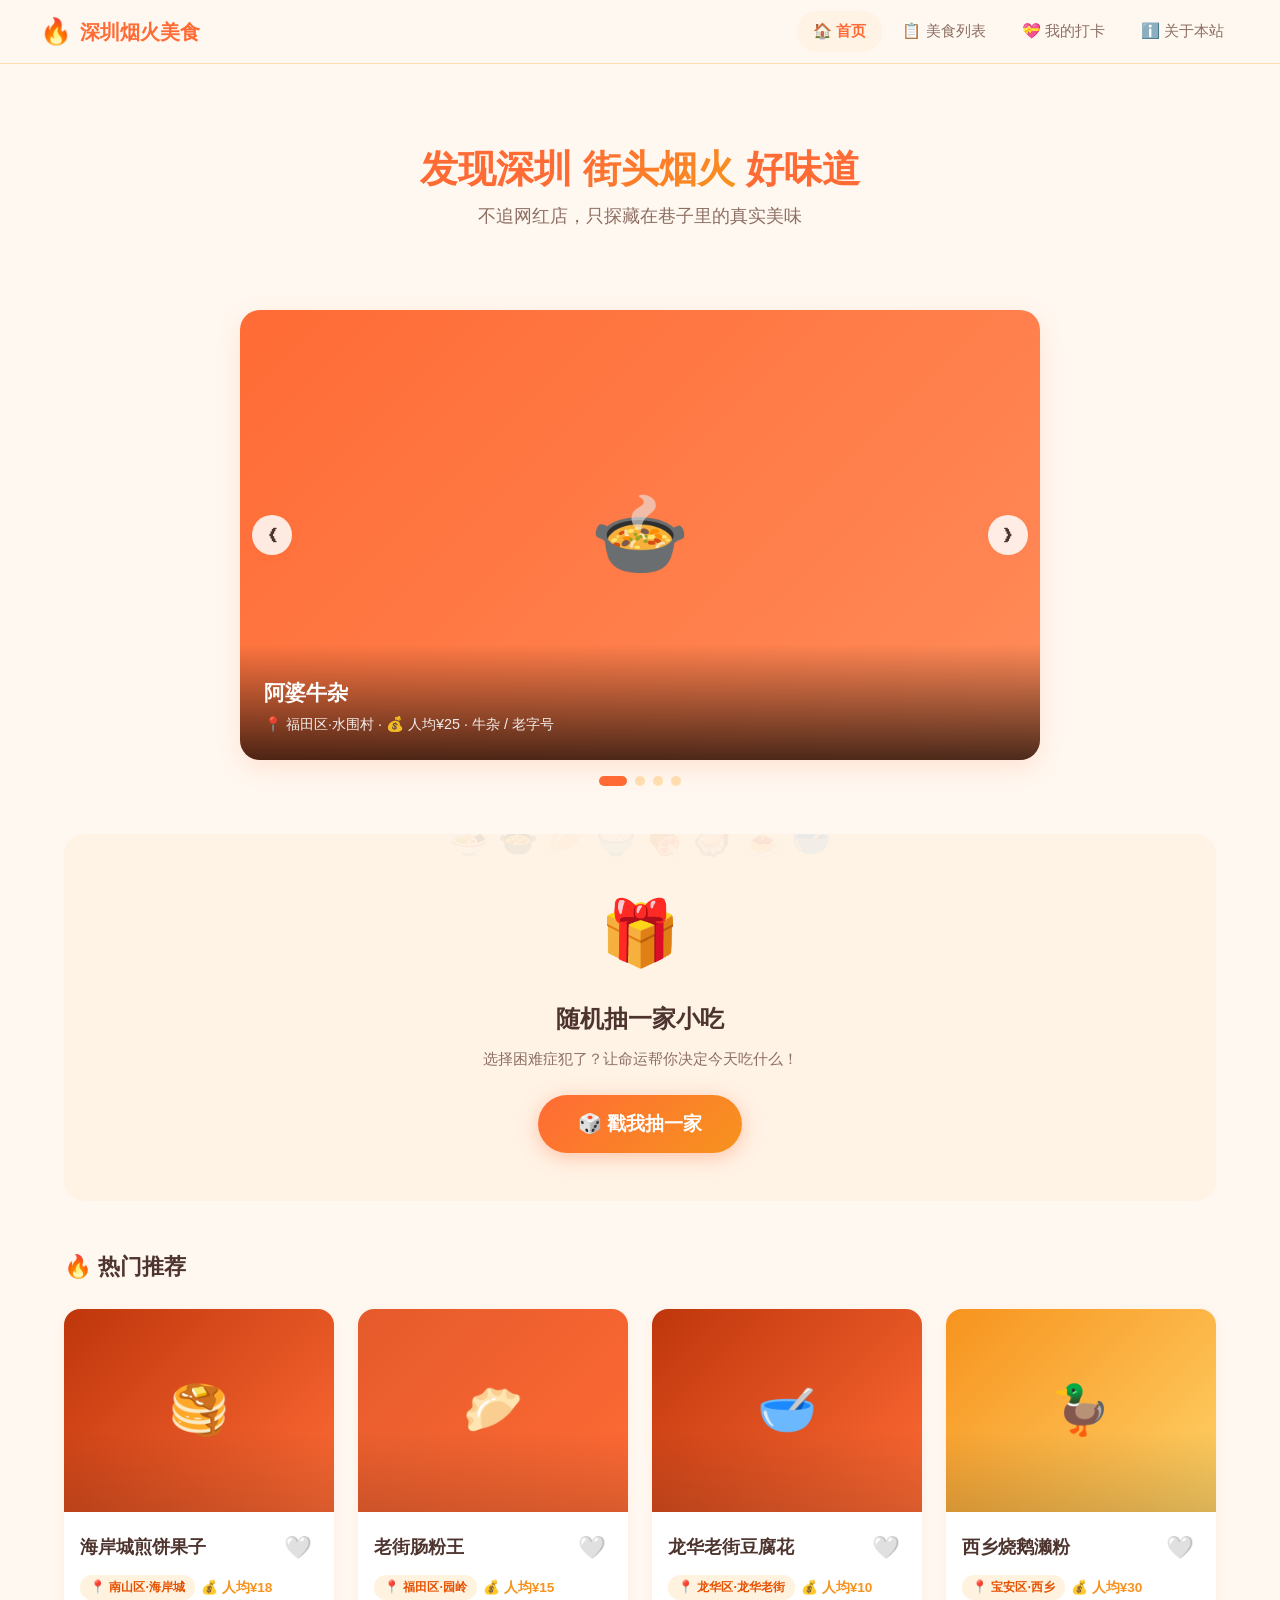
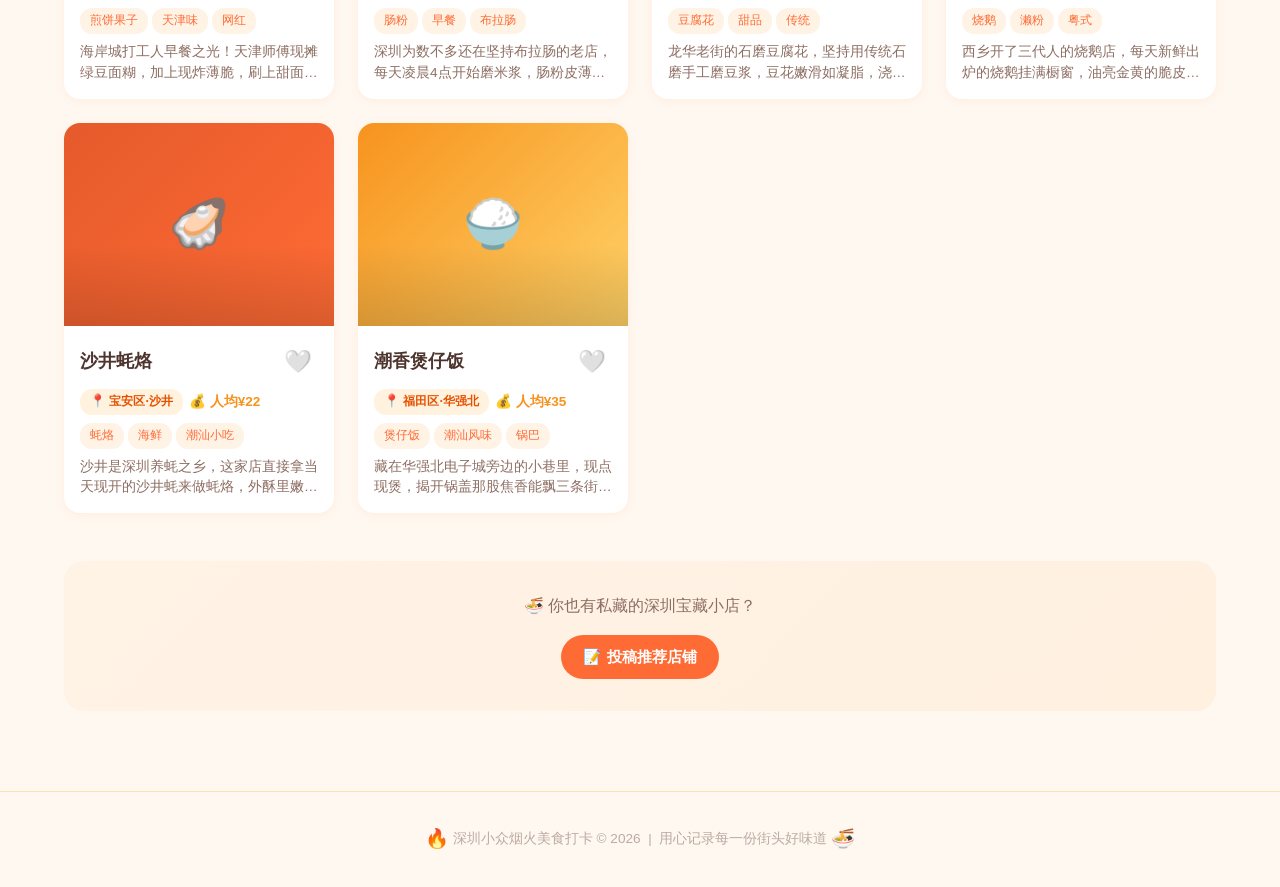
<file: 网站/index.html>
<!DOCTYPE html>
<html lang="zh-CN">
<head>
    <meta charset="UTF-8">
    <meta name="viewport" content="width=device-width, initial-scale=1.0">
    <title>深圳小众烟火美食打卡 - 发现街头好味道</title>
    <meta name="description" content="深圳小众烟火美食打卡平台，发现藏在深圳街头巷尾的地道小吃，记录你的美食探店之旅。">
    <!-- 引入公用 CSS 样式 -->
    <link rel="stylesheet" href="css/style.css">
    <!-- 首页专属样式 -->
    <style>
        /* ===== 首页 Hero 区域 ===== */
        .hero {
            text-align: center;
            padding: var(--spacing-2xl) var(--spacing-lg);
            position: relative;
        }

        .hero-title {
            font-size: 2.4rem;
            font-weight: 800;
            color: var(--color-primary);
            margin-bottom: var(--spacing-sm);
            line-height: 1.3;
        }

        .hero-title .highlight {
            background: linear-gradient(135deg, var(--color-primary), var(--color-secondary));
            -webkit-background-clip: text;
            -webkit-text-fill-color: transparent;
            background-clip: text;
        }

        .hero-subtitle {
            font-size: 1.1rem;
            color: var(--text-secondary);
            max-width: 500px;
            margin: 0 auto var(--spacing-xl);
        }

        /* ===== 轮播图区域 ===== */
        .carousel-section {
            margin-bottom: var(--spacing-2xl);
        }

        .carousel-container {
            position: relative;
            max-width: 800px;
            margin: 0 auto;
            border-radius: var(--radius-xl);
            overflow: hidden;
            box-shadow: var(--shadow-lg);
        }

        .carousel-track {
            display: flex;
            transition: transform 0.5s cubic-bezier(0.25, 0.46, 0.45, 0.94);
        }

        .carousel-slide {
            min-width: 100%;
            position: relative;
        }

        .carousel-img {
            width: 100%;
            aspect-ratio: 16 / 9;
            display: flex;
            align-items: center;
            justify-content: center;
            font-size: 5rem;
        }

        .carousel-caption {
            position: absolute;
            bottom: 0;
            left: 0;
            right: 0;
            padding: var(--spacing-xl) var(--spacing-lg) var(--spacing-lg);
            background: linear-gradient(transparent, rgba(0,0,0,0.7));
            color: white;
            text-align: left;
        }

        .carousel-caption h3 {
            font-size: 1.3rem;
            margin-bottom: 4px;
        }

        .carousel-caption p {
            font-size: 0.9rem;
            opacity: 0.9;
        }

        /* 轮播按钮 */
        .carousel-btn {
            position: absolute;
            top: 50%;
            transform: translateY(-50%);
            background: rgba(255,255,255,0.85);
            border-radius: 50%;
            width: 40px;
            height: 40px;
            display: flex;
            align-items: center;
            justify-content: center;
            font-size: 1.2rem;
            color: var(--text-primary);
            box-shadow: var(--shadow-sm);
            transition: all var(--transition-fast);
            z-index: 10;
        }

        .carousel-btn:hover {
            background: white;
            box-shadow: var(--shadow-md);
        }

        .carousel-btn.prev { left: 12px; }
        .carousel-btn.next { right: 12px; }

        /* 轮播指示器 */
        .carousel-indicators {
            display: flex;
            justify-content: center;
            gap: 8px;
            margin-top: var(--spacing-md);
        }

        .carousel-dot {
            width: 10px;
            height: 10px;
            border-radius: 50%;
            background: var(--border-color);
            transition: all var(--transition-fast);
            cursor: pointer;
            border: none;
            padding: 0;
        }

        .carousel-dot.active {
            background: var(--color-primary);
            width: 28px;
            border-radius: 5px;
        }

        /* ===== 盲盒区域 ===== */
        .blind-box-section {
            text-align: center;
            padding: var(--spacing-2xl) var(--spacing-lg);
            margin-bottom: var(--spacing-2xl);
            background: var(--bg-warm);
            border-radius: var(--radius-xl);
            position: relative;
            overflow: hidden;
        }

        /* 装饰性背景图案 */
        .blind-box-section::before {
            content: '🍜 🍲 🥟 🍚 🍖 🦪 🍝 🥣';
            position: absolute;
            font-size: 2rem;
            opacity: 0.08;
            top: -20px;
            left: -10px;
            right: -10px;
            white-space: nowrap;
            overflow: hidden;
        }

        .blind-box-icon {
            font-size: 4rem;
            display: block;
            margin-bottom: var(--spacing-md);
            animation: pulse 2s ease-in-out infinite;
        }

        .blind-box-title {
            font-size: 1.5rem;
            color: var(--text-primary);
            margin-bottom: var(--spacing-sm);
        }

        .blind-box-desc {
            color: var(--text-secondary);
            margin-bottom: var(--spacing-lg);
            font-size: 0.95rem;
        }

        .blind-box-btn {
            display: inline-flex;
            align-items: center;
            gap: 10px;
            padding: 16px 40px;
            font-size: 1.2rem;
            font-weight: 700;
            background: linear-gradient(135deg, var(--color-primary), var(--color-secondary));
            color: white;
            border-radius: 50px;
            box-shadow: 0 4px 20px rgba(255, 107, 53, 0.35);
            transition: all var(--transition-normal);
            animation: fireGlow 2.5s ease-in-out infinite;
            position: relative;
            z-index: 1;
        }

        .blind-box-btn:hover {
            transform: translateY(-3px) scale(1.03);
            box-shadow: 0 8px 30px rgba(255, 107, 53, 0.5);
        }

        .blind-box-btn:active {
            transform: scale(0.97);
        }

        /* ===== 推荐店铺预览区 ===== */
        .preview-section {
            margin-bottom: var(--spacing-2xl);
        }

        .section-title {
            font-size: 1.4rem;
            color: var(--text-primary);
            margin-bottom: var(--spacing-lg);
            display: flex;
            align-items: center;
            gap: var(--spacing-sm);
        }

        .preview-grid {
            display: grid;
            grid-template-columns: repeat(auto-fill, minmax(260px, 1fr));
            gap: var(--spacing-lg);
        }

        /* 店铺卡片补充样式 */
        .shop-card {
            display: flex;
            flex-direction: column;
            animation: cardSlideUp 0.5s ease backwards;
        }

        .shop-card-img-link {
            display: block;
            overflow: hidden;
        }

        .shop-card-img-link .food-img-placeholder {
            transition: transform 0.4s ease;
        }

        .shop-card:hover .food-img-placeholder {
            transform: scale(1.05);
        }

        .shop-card-body {
            padding: var(--spacing-md);
            display: flex;
            flex-direction: column;
            gap: var(--spacing-sm);
            flex: 1;
        }

        .shop-card-header {
            display: flex;
            justify-content: space-between;
            align-items: center;
        }

        .shop-card-name {
            font-size: 1.1rem;
            font-weight: 700;
            color: var(--text-primary);
            transition: color var(--transition-fast);
        }

        .shop-card-name:hover {
            color: var(--color-primary);
        }

        .shop-card-meta {
            display: flex;
            align-items: center;
            flex-wrap: wrap;
            gap: 6px;
            font-size: 0.85rem;
        }

        .shop-card-price {
            color: var(--color-secondary);
            font-weight: 600;
        }

        .shop-card-tags {
            display: flex;
            flex-wrap: wrap;
            gap: 4px;
        }

        .shop-card-intro {
            font-size: 0.85rem;
            color: var(--text-secondary);
            line-height: 1.5;
            display: -webkit-box;
            -webkit-line-clamp: 2;
            -webkit-box-orient: vertical;
            overflow: hidden;
            margin-top: auto;
        }

        /* 关于本站入口卡片 */
        .about-teaser {
            text-align: center;
            padding: var(--spacing-xl);
            background: linear-gradient(135deg, var(--bg-warm), #FFF0E0);
            border-radius: var(--radius-xl);
            margin-bottom: var(--spacing-2xl);
        }

        .about-teaser p {
            color: var(--text-secondary);
            margin-bottom: var(--spacing-md);
        }

        /* 响应式 */
        @media (max-width: 768px) {
            .hero-title {
                font-size: 1.8rem;
            }

            .preview-grid {
                grid-template-columns: repeat(auto-fill, minmax(220px, 1fr));
            }

            .blind-box-btn {
                padding: 14px 32px;
                font-size: 1.05rem;
            }

            .carousel-img {
                font-size: 3.5rem;
            }
        }

        @media (max-width: 480px) {
            .hero-title {
                font-size: 1.5rem;
            }

            .preview-grid {
                grid-template-columns: 1fr;
            }

            .blind-box-btn {
                padding: 12px 28px;
                font-size: 1rem;
                width: 90%;
                justify-content: center;
            }

            .carousel-img {
                font-size: 2.8rem;
                aspect-ratio: 4 / 3;
            }
        }
    </style>
</head>
<body>

    <!-- ==================== 顶部导航栏 ==================== -->
    <nav class="navbar">
        <div class="navbar-inner">
            <!-- Logo -->
            <a href="index.html" class="nav-logo">
                <span class="logo-icon">🔥</span>
                <span>深圳烟火美食</span>
            </a>

            <!-- 移动端菜单按钮 -->
            <button class="nav-toggle" aria-label="菜单">☰</button>

            <!-- 导航链接 -->
            <div class="nav-links">
                <a href="index.html" class="active">🏠 首页</a>
                <a href="list.html">📋 美食列表</a>
                <a href="mine.html">💝 我的打卡</a>
                <a href="about.html">ℹ️ 关于本站</a>
            </div>
        </div>
    </nav>

    <!-- ==================== 页面主体 ==================== -->
    <main class="page-container">

        <!-- ========== Hero 区域 ========== -->
        <section class="hero">
            <h1 class="hero-title">
                发现深圳 <span class="highlight">街头烟火</span> 好味道
            </h1>
            <p class="hero-subtitle">
                不追网红店，只探藏在巷子里的真实美味
            </p>
        </section>

        <!-- ========== 轮播图区域 ========== -->
        <section class="carousel-section">
            <div class="carousel-container" id="carousel">
                <!-- 轮播轨道，由 JS 动态生成 -->
                <div class="carousel-track" id="carouselTrack"></div>

                <!-- 左右切换按钮 -->
                <button class="carousel-btn prev" id="carouselPrev" aria-label="上一张">❮</button>
                <button class="carousel-btn next" id="carouselNext" aria-label="下一张">❯</button>
            </div>
            <!-- 轮播指示器圆点 -->
            <div class="carousel-indicators" id="carouselIndicators"></div>
        </section>

        <!-- ========== 盲盒随机推荐区域 ========== -->
        <section class="blind-box-section">
            <span class="blind-box-icon">🎁</span>
            <h2 class="blind-box-title">随机抽一家小吃</h2>
            <p class="blind-box-desc">
                选择困难症犯了？让命运帮你决定今天吃什么！
            </p>
            <button class="blind-box-btn" onclick="openBlindBox()">
                🎲 戳我抽一家
            </button>
        </section>

        <!-- ========== 热门推荐预览区 ========== -->
        <section class="preview-section">
            <h2 class="section-title">🔥 热门推荐</h2>
            <div class="preview-grid" id="previewGrid">
                <!-- 由 JS 动态渲染前6家店铺卡片 -->
            </div>
        </section>

        <!-- ========== 关于本站入口 ========== -->
        <section class="about-teaser">
            <p>🍜 你也有私藏的深圳宝藏小店？</p>
            <a href="about.html" class="btn btn-primary">📝 投稿推荐店铺</a>
        </section>

    </main>

    <!-- ==================== 页脚 ==================== -->
    <footer class="site-footer">
        <p>
            <span class="footer-icon">🔥</span>
            深圳小众烟火美食打卡 &copy; 2026
            &nbsp;|&nbsp; 用心记录每一份街头好味道
            <span class="footer-icon">🍜</span>
        </p>
    </footer>

    <!-- ==================== 引入公用 JS ==================== -->
    <script src="js/data.js"></script>
    <script src="js/main.js"></script>

    <!-- ==================== 首页专属脚本 ==================== -->
    <script>
        /* ============================================================
           首页专属逻辑：轮播图 + 盲盒 + 热门推荐渲染
           ============================================================ */

        /* ---------- 轮播图模块 ---------- */
        // 轮播图数据：挑4家有代表性的店铺做展示
        const carouselShops = [foodShops[0], foodShops[4], foodShops[7], foodShops[10]];
        let currentSlide = 0;          // 当前展示的幻灯片索引
        let carouselTimer = null;      // 自动播放定时器
        const AUTO_PLAY_INTERVAL = 4000; // 自动播放间隔（毫秒）

        /**
         * 初始化轮播图
         */
        function initCarousel() {
            const track = document.getElementById('carouselTrack');
            const indicators = document.getElementById('carouselIndicators');

            // 生成轮播幻灯片 HTML
            track.innerHTML = carouselShops.map((shop, index) => `
                <div class="carousel-slide">
                    <a href="detail.html?id=${shop.id}">
                        <div class="carousel-img ${shop.thumbnail}">
                            <span>${shop.emoji}</span>
                        </div>
                        <div class="carousel-caption">
                            <h3>${shop.name}</h3>
                            <p>📍 ${shop.area} · 💰 人均¥${shop.price} · ${shop.tags.slice(0,2).join(' / ')}</p>
                        </div>
                    </a>
                </div>
            `).join('');

            // 生成指示器圆点
            indicators.innerHTML = carouselShops.map((_, i) => `
                <button class="carousel-dot ${i === 0 ? 'active' : ''}"
                        data-index="${i}"
                        aria-label="第${i + 1}张"></button>
            `).join('');

            // 绑定圆点点击事件
            indicators.querySelectorAll('.carousel-dot').forEach(dot => {
                dot.addEventListener('click', () => {
                    const index = parseInt(dot.dataset.index);
                    goToSlide(index);
                    resetAutoPlay(); // 手动操作后重置自动播放计时器
                });
            });

            // 绑定左右按钮
            document.getElementById('carouselPrev').addEventListener('click', () => {
                goToSlide(currentSlide - 1);
                resetAutoPlay();
            });
            document.getElementById('carouselNext').addEventListener('click', () => {
                goToSlide(currentSlide + 1);
                resetAutoPlay();
            });

            // 启动自动播放
            startAutoPlay();
        }

        /**
         * 切换到指定幻灯片
         * @param {number} index - 目标索引（支持循环）
         */
        function goToSlide(index) {
            const total = carouselShops.length;
            // 循环处理：-1 → 最后一张，超出 → 第一张
            currentSlide = ((index % total) + total) % total;

            // 移动轨道
            const track = document.getElementById('carouselTrack');
            track.style.transform = `translateX(-${currentSlide * 100}%)`;

            // 更新指示器状态
            document.querySelectorAll('.carousel-dot').forEach((dot, i) => {
                dot.classList.toggle('active', i === currentSlide);
            });
        }

        /**
         * 启动自动播放
         */
        function startAutoPlay() {
            stopAutoPlay(); // 先清除已有的定时器
            carouselTimer = setInterval(() => {
                goToSlide(currentSlide + 1);
            }, AUTO_PLAY_INTERVAL);
        }

        /**
         * 停止自动播放
         */
        function stopAutoPlay() {
            if (carouselTimer) {
                clearInterval(carouselTimer);
                carouselTimer = null;
            }
        }

        /**
         * 重置自动播放（用户手动操作后调用）
         */
        function resetAutoPlay() {
            stopAutoPlay();
            startAutoPlay();
        }

        /* ========== 盲盒模块 ========== */
        /**
         * 打开盲盒：随机抽取一家推荐
         */
        function openBlindBox() {
            const shop = getRandomShop();
            showBlindBoxModal(shop);
        }

        /* ========== 热门推荐渲染 ========== */
        /**
         * 渲染首页热门推荐（取前6家，打乱顺序增加随机感）
         */
        function renderPreviewGrid() {
            const grid = document.getElementById('previewGrid');
            // 取前6家店铺并随机打乱顺序
            const shuffled = [...foodShops].sort(() => Math.random() - 0.5).slice(0, 6);
            grid.innerHTML = shuffled.map(shop => createShopCardHTML(shop)).join('');
        }

        /* ========== 页面初始化 ========== */
        function initHomePage() {
            initCarousel();
            renderPreviewGrid();
        }

        // 启动首页
        initHomePage();
    </script>

</body>
</html>
</file>
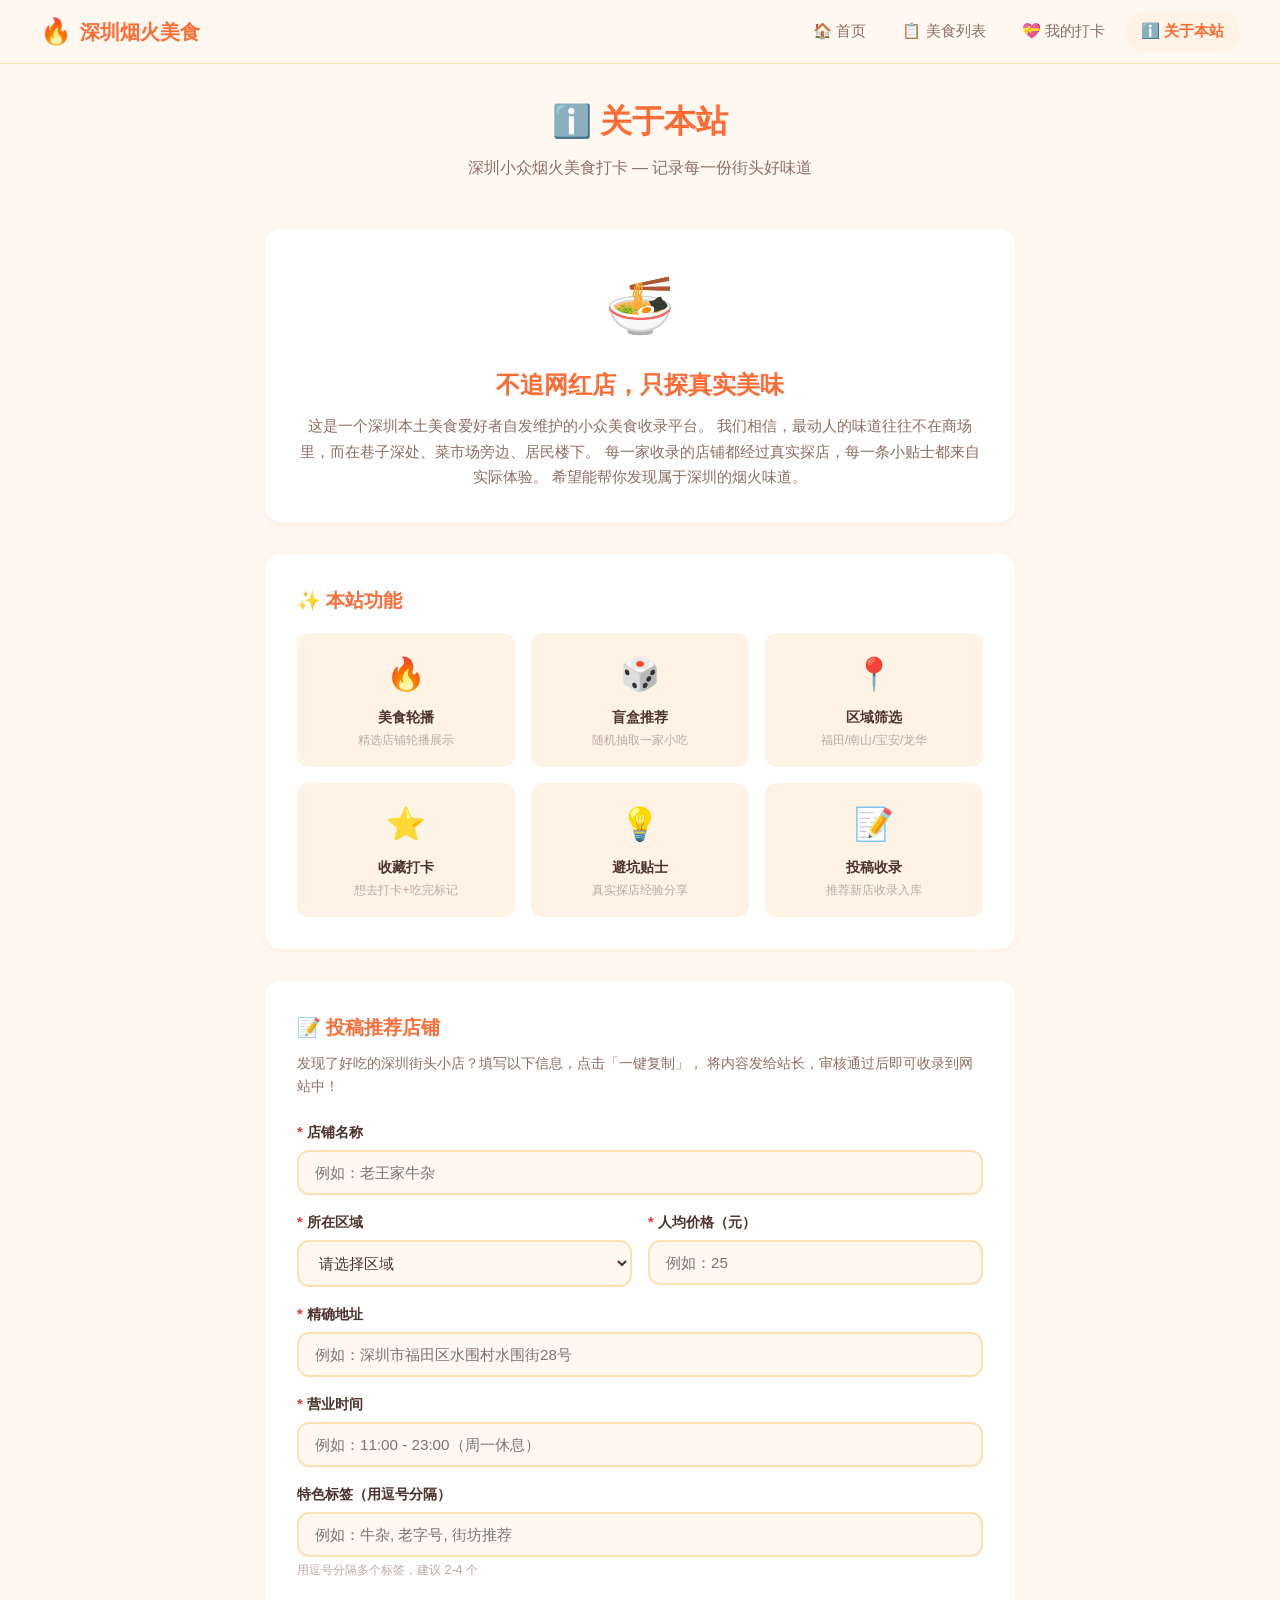
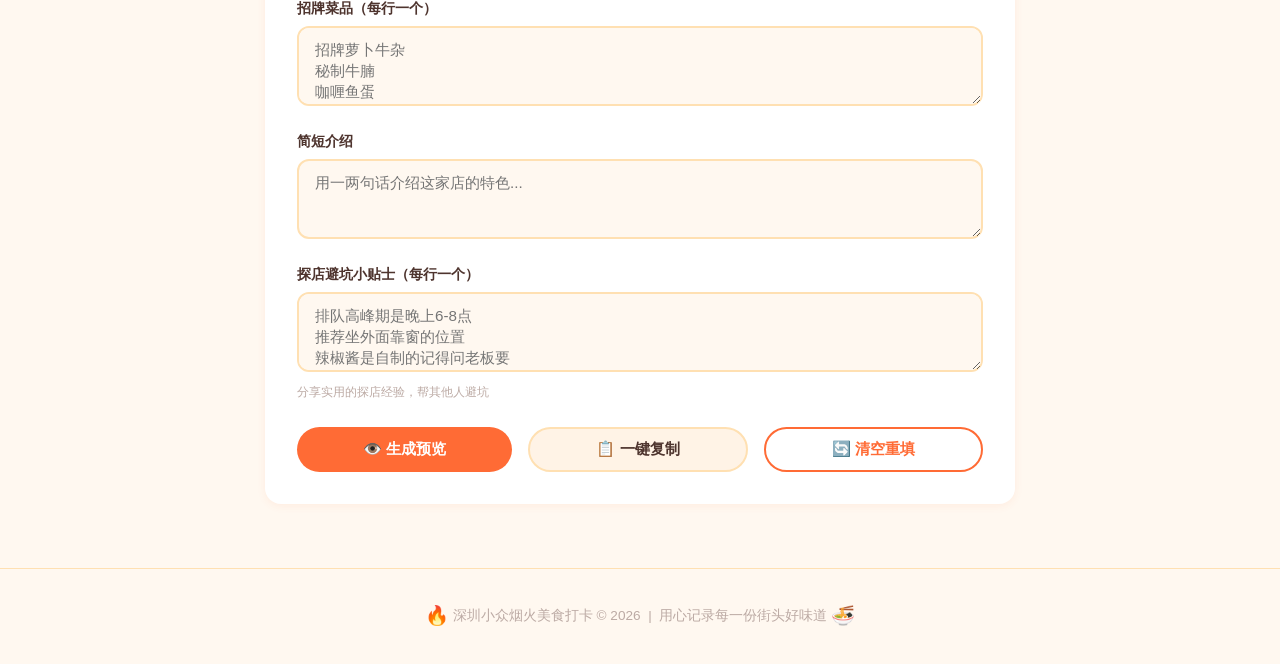
<file: 网站/about.html>
<!DOCTYPE html>
<html lang="zh-CN">
<head>
    <meta charset="UTF-8">
    <meta name="viewport" content="width=device-width, initial-scale=1.0">
    <title>关于本站 - 深圳小众烟火美食打卡</title>
    <meta name="description" content="了解深圳小众烟火美食打卡平台，投稿推荐你私藏的宝藏小吃店，一起丰富深圳美食地图。">
    <!-- 引入公用 CSS 样式 -->
    <link rel="stylesheet" href="css/style.css">
    <!-- 关于页专属样式 -->
    <style>
        /* ===== 关于页布局 ===== */
        .about-container {
            max-width: 750px;
            margin: 0 auto;
        }

        /* ===== 介绍卡片 ===== */
        .about-intro-card {
            background: var(--bg-card);
            border-radius: var(--radius-lg);
            padding: var(--spacing-xl);
            box-shadow: var(--shadow-sm);
            margin-bottom: var(--spacing-xl);
            text-align: center;
        }

        .about-intro-card .intro-icon {
            font-size: 3.5rem;
            display: block;
            margin-bottom: var(--spacing-md);
            animation: pulse 2s ease-in-out infinite;
        }

        .about-intro-card h2 {
            color: var(--color-primary);
            margin-bottom: var(--spacing-sm);
        }

        .about-intro-card p {
            color: var(--text-secondary);
            font-size: 0.95rem;
            line-height: 1.7;
        }

        /* ===== 投稿表单卡片 ===== */
        .form-card {
            background: var(--bg-card);
            border-radius: var(--radius-lg);
            padding: var(--spacing-xl);
            box-shadow: var(--shadow-sm);
            margin-bottom: var(--spacing-xl);
            animation: cardSlideUp 0.5s ease backwards;
        }

        .form-card-title {
            font-size: 1.2rem;
            font-weight: 700;
            color: var(--color-primary);
            margin-bottom: var(--spacing-sm);
            display: flex;
            align-items: center;
            gap: var(--spacing-sm);
        }

        .form-card-desc {
            color: var(--text-secondary);
            font-size: 0.88rem;
            margin-bottom: var(--spacing-lg);
        }

        /* ===== 表单样式 ===== */
        .form-group {
            margin-bottom: var(--spacing-md);
        }

        .form-group label {
            display: block;
            font-weight: 600;
            color: var(--text-primary);
            margin-bottom: 6px;
            font-size: 0.9rem;
        }

        .form-group label .required {
            color: #E53935;
        }

        .form-group input,
        .form-group textarea,
        .form-group select {
            width: 100%;
            background: var(--bg-page);
            border: 2px solid var(--border-color);
            border-radius: var(--radius-md);
            padding: 12px 16px;
            font-size: 0.95rem;
            transition: all var(--transition-fast);
            color: var(--text-primary);
        }

        .form-group input:focus,
        .form-group textarea:focus,
        .form-group select:focus {
            border-color: var(--color-primary);
            box-shadow: 0 0 0 4px rgba(255, 107, 53, 0.08);
            background: white;
        }

        .form-group textarea {
            resize: vertical;
            min-height: 80px;
        }

        .form-group .hint {
            font-size: 0.78rem;
            color: var(--text-light);
            margin-top: 4px;
        }

        .form-row {
            display: grid;
            grid-template-columns: 1fr 1fr;
            gap: var(--spacing-md);
        }

        /* ===== 操作按钮组 ===== */
        .form-actions {
            display: flex;
            gap: var(--spacing-md);
            flex-wrap: wrap;
            margin-top: var(--spacing-lg);
        }

        .form-actions .btn {
            flex: 1;
            min-width: 140px;
        }

        .btn-copy {
            background: var(--bg-warm);
            color: var(--text-primary);
            border: 2px solid var(--border-color);
        }

        .btn-copy:hover {
            border-color: var(--color-primary);
            color: var(--color-primary);
            background: white;
        }

        .btn-copy-success {
            background: #E8F5E9 !important;
            border-color: #A5D6A7 !important;
            color: #2E7D32 !important;
        }

        /* ===== 预览区 ===== */
        .preview-area {
            background: var(--bg-page);
            border-radius: var(--radius-md);
            padding: var(--spacing-md);
            margin-top: var(--spacing-lg);
            display: none;
        }

        .preview-area.show {
            display: block;
        }

        .preview-area h4 {
            font-size: 0.9rem;
            color: var(--text-secondary);
            margin-bottom: var(--spacing-sm);
        }

        .preview-text {
            background: white;
            border: 1px solid var(--border-color);
            border-radius: var(--radius-sm);
            padding: var(--spacing-md);
            font-family: 'PingFang SC', 'Microsoft YaHei', monospace;
            font-size: 0.88rem;
            line-height: 1.8;
            color: var(--text-primary);
            white-space: pre-wrap;
            word-break: break-all;
            max-height: 300px;
            overflow-y: auto;
        }

        /* ===== 功能清单卡片 ===== */
        .feature-list {
            display: grid;
            grid-template-columns: repeat(auto-fill, minmax(200px, 1fr));
            gap: var(--spacing-md);
            margin-top: var(--spacing-md);
        }

        .feature-item {
            text-align: center;
            padding: var(--spacing-md);
            background: var(--bg-warm);
            border-radius: var(--radius-md);
        }

        .feature-item .feature-icon {
            font-size: 2rem;
            display: block;
            margin-bottom: 6px;
        }

        .feature-item .feature-name {
            font-weight: 600;
            font-size: 0.9rem;
            color: var(--text-primary);
        }

        .feature-item .feature-desc {
            font-size: 0.78rem;
            color: var(--text-light);
            margin-top: 2px;
        }

        /* 响应式 */
        @media (max-width: 768px) {
            .form-row {
                grid-template-columns: 1fr;
            }

            .feature-list {
                grid-template-columns: repeat(2, 1fr);
            }
        }

        @media (max-width: 480px) {
            .form-actions {
                flex-direction: column;
            }

            .form-actions .btn {
                width: 100%;
            }

            .feature-list {
                grid-template-columns: 1fr 1fr;
            }
        }
    </style>
</head>
<body>

    <!-- ==================== 顶部导航栏 ==================== -->
    <nav class="navbar">
        <div class="navbar-inner">
            <!-- Logo -->
            <a href="index.html" class="nav-logo">
                <span class="logo-icon">🔥</span>
                <span>深圳烟火美食</span>
            </a>

            <!-- 移动端菜单按钮 -->
            <button class="nav-toggle" aria-label="菜单">☰</button>

            <!-- 导航链接 -->
            <div class="nav-links">
                <a href="index.html">🏠 首页</a>
                <a href="list.html">📋 美食列表</a>
                <a href="mine.html">💝 我的打卡</a>
                <a href="about.html" class="active">ℹ️ 关于本站</a>
            </div>
        </div>
    </nav>

    <!-- ==================== 页面主体 ==================== -->
    <main class="page-container">
        <div class="about-container">

            <!-- ========== 页面标题 ========== -->
            <div class="page-header">
                <h1>ℹ️ 关于本站</h1>
                <p class="subtitle">深圳小众烟火美食打卡 — 记录每一份街头好味道</p>
            </div>

            <!-- ========== 网站介绍 ========== -->
            <div class="about-intro-card">
                <span class="intro-icon">🍜</span>
                <h2>不追网红店，只探真实美味</h2>
                <p>
                    这是一个深圳本土美食爱好者自发维护的小众美食收录平台。
                    我们相信，最动人的味道往往不在商场里，而在巷子深处、菜市场旁边、居民楼下。
                    每一家收录的店铺都经过真实探店，每一条小贴士都来自实际体验。
                    希望能帮你发现属于深圳的烟火味道。
                </p>
            </div>

            <!-- ========== 功能清单 ========== -->
            <div class="form-card">
                <div class="form-card-title">✨ 本站功能</div>
                <div class="feature-list">
                    <div class="feature-item">
                        <span class="feature-icon">🔥</span>
                        <div class="feature-name">美食轮播</div>
                        <div class="feature-desc">精选店铺轮播展示</div>
                    </div>
                    <div class="feature-item">
                        <span class="feature-icon">🎲</span>
                        <div class="feature-name">盲盒推荐</div>
                        <div class="feature-desc">随机抽取一家小吃</div>
                    </div>
                    <div class="feature-item">
                        <span class="feature-icon">📍</span>
                        <div class="feature-name">区域筛选</div>
                        <div class="feature-desc">福田/南山/宝安/龙华</div>
                    </div>
                    <div class="feature-item">
                        <span class="feature-icon">⭐</span>
                        <div class="feature-name">收藏打卡</div>
                        <div class="feature-desc">想去打卡+吃完标记</div>
                    </div>
                    <div class="feature-item">
                        <span class="feature-icon">💡</span>
                        <div class="feature-name">避坑贴士</div>
                        <div class="feature-desc">真实探店经验分享</div>
                    </div>
                    <div class="feature-item">
                        <span class="feature-icon">📝</span>
                        <div class="feature-name">投稿收录</div>
                        <div class="feature-desc">推荐新店收录入库</div>
                    </div>
                </div>
            </div>

            <!-- ========== 投稿表单 ========== -->
            <div class="form-card" id="submitForm">
                <div class="form-card-title">📝 投稿推荐店铺</div>
                <p class="form-card-desc">
                    发现了好吃的深圳街头小店？填写以下信息，点击「一键复制」，
                    将内容发给站长，审核通过后即可收录到网站中！
                </p>

                <form id="shopSubmitForm" onsubmit="return false;">
                    <!-- 店铺名称 -->
                    <div class="form-group">
                        <label for="shopName"><span class="required">*</span> 店铺名称</label>
                        <input type="text" id="shopName" placeholder="例如：老王家牛杂" required>
                    </div>

                    <!-- 区域 + 人均价格 -->
                    <div class="form-row">
                        <div class="form-group">
                            <label for="shopDistrict"><span class="required">*</span> 所在区域</label>
                            <select id="shopDistrict" required>
                                <option value="">请选择区域</option>
                                <option value="福田">福田区</option>
                                <option value="南山">南山区</option>
                                <option value="宝安">宝安区</option>
                                <option value="龙华">龙华区</option>
                                <option value="罗湖">罗湖区</option>
                                <option value="龙岗">龙岗区</option>
                                <option value="坪山">坪山区</option>
                                <option value="光明">光明区</option>
                                <option value="盐田">盐田区</option>
                                <option value="大鹏">大鹏新区</option>
                            </select>
                        </div>
                        <div class="form-group">
                            <label for="shopPrice"><span class="required">*</span> 人均价格（元）</label>
                            <input type="number" id="shopPrice" placeholder="例如：25" min="1" max="999" required>
                        </div>
                    </div>

                    <!-- 详细地址 -->
                    <div class="form-group">
                        <label for="shopAddress"><span class="required">*</span> 精确地址</label>
                        <input type="text" id="shopAddress" placeholder="例如：深圳市福田区水围村水围街28号" required>
                    </div>

                    <!-- 营业时间 -->
                    <div class="form-group">
                        <label for="shopHours"><span class="required">*</span> 营业时间</label>
                        <input type="text" id="shopHours" placeholder="例如：11:00 - 23:00（周一休息）" required>
                    </div>

                    <!-- 特色标签 -->
                    <div class="form-group">
                        <label for="shopTags">特色标签（用逗号分隔）</label>
                        <input type="text" id="shopTags" placeholder="例如：牛杂, 老字号, 街坊推荐">
                        <p class="hint">用逗号分隔多个标签，建议 2-4 个</p>
                    </div>

                    <!-- 招牌菜品 -->
                    <div class="form-group">
                        <label for="shopSignature">招牌菜品（每行一个）</label>
                        <textarea id="shopSignature" placeholder="招牌萝卜牛杂&#10;秘制牛腩&#10;咖喱鱼蛋" rows="3"></textarea>
                    </div>

                    <!-- 简短介绍 -->
                    <div class="form-group">
                        <label for="shopIntro">简短介绍</label>
                        <textarea id="shopIntro" placeholder="用一两句话介绍这家店的特色..." rows="2"></textarea>
                    </div>

                    <!-- 避坑小贴士 -->
                    <div class="form-group">
                        <label for="shopTips">探店避坑小贴士（每行一个）</label>
                        <textarea id="shopTips" placeholder="排队高峰期是晚上6-8点&#10;推荐坐外面靠窗的位置&#10;辣椒酱是自制的记得问老板要" rows="3"></textarea>
                        <p class="hint">分享实用的探店经验，帮其他人避坑</p>
                    </div>

                    <!-- 操作按钮 -->
                    <div class="form-actions">
                        <button type="button" class="btn btn-primary" onclick="generateAndPreview()">
                            👁️ 生成预览
                        </button>
                        <button type="button" class="btn btn-copy" id="btnCopy" onclick="copyFormContent()" disabled>
                            📋 一键复制
                        </button>
                        <button type="button" class="btn btn-outline" onclick="resetForm()">
                            🔄 清空重填
                        </button>
                    </div>
                </form>

                <!-- 预览区 -->
                <div class="preview-area" id="previewArea">
                    <h4>📄 投稿内容预览（点击上方「一键复制」发送给站长）</h4>
                    <div class="preview-text" id="previewText"></div>
                </div>
            </div>

        </div>
    </main>

    <!-- ==================== 页脚 ==================== -->
    <footer class="site-footer">
        <p>
            <span class="footer-icon">🔥</span>
            深圳小众烟火美食打卡 &copy; 2026
            &nbsp;|&nbsp; 用心记录每一份街头好味道
            <span class="footer-icon">🍜</span>
        </p>
    </footer>

    <!-- ==================== 引入公用 JS ==================== -->
    <script src="js/data.js"></script>
    <script src="js/main.js"></script>

    <!-- ==================== 关于页专属脚本 ==================== -->
    <script>
        /* ============================================================
           关于页专属逻辑：投稿表单 + 生成预览 + 一键复制
           ============================================================ */

        /**
         * 收集表单数据并生成格式化的投稿文本
         * @returns {string} 格式化的投稿文本
         */
        function generateSubmitText() {
            // 收集表单字段值
            const name = document.getElementById('shopName').value.trim();
            const district = document.getElementById('shopDistrict').value;
            const price = document.getElementById('shopPrice').value.trim();
            const address = document.getElementById('shopAddress').value.trim();
            const hours = document.getElementById('shopHours').value.trim();
            const tags = document.getElementById('shopTags').value.trim();
            const signature = document.getElementById('shopSignature').value.trim();
            const intro = document.getElementById('shopIntro').value.trim();
            const tips = document.getElementById('shopTips').value.trim();

            // 构建投稿文本（结构清晰，方便站长阅读）
            const lines = [];
            lines.push('═══════════════════════════════');
            lines.push('  🍜 深圳烟火美食 - 新店投稿');
            lines.push('═══════════════════════════════');
            lines.push('');
            lines.push(`🏪 店铺名称：${name}`);
            lines.push(`📍 所在区域：${district}区`);
            lines.push(`💰 人均价格：¥${price}`);
            lines.push(`📌 精确地址：${address}`);
            lines.push(`🕐 营业时间：${hours}`);
            lines.push('');

            if (tags) {
                lines.push(`🏷️ 特色标签：${tags}`);
                lines.push('');
            }

            if (signature) {
                lines.push('🍽️ 招牌菜品：');
                signature.split('\n').forEach(line => {
                    if (line.trim()) lines.push(`   • ${line.trim()}`);
                });
                lines.push('');
            }

            if (intro) {
                lines.push(`📝 店铺介绍：${intro}`);
                lines.push('');
            }

            if (tips) {
                lines.push('💡 探店小贴士：');
                tips.split('\n').forEach(line => {
                    if (line.trim()) lines.push(`   • ${line.trim()}`);
                });
                lines.push('');
            }

            lines.push('═══════════════════════════════');
            lines.push('  投稿人联系方式（选填）：');
            lines.push('  微信/手机：___________');
            lines.push('═══════════════════════════════');

            return lines.join('\n');
        }

        /**
         * 生成预览内容并显示预览区
         * 同时激活「一键复制」按钮
         */
        function generateAndPreview() {
            // 校验必填字段
            const name = document.getElementById('shopName').value.trim();
            const district = document.getElementById('shopDistrict').value;
            const price = document.getElementById('shopPrice').value.trim();
            const address = document.getElementById('shopAddress').value.trim();
            const hours = document.getElementById('shopHours').value.trim();

            if (!name || !district || !price || !address || !hours) {
                showToast('请填写所有必填字段（带 * 号的）再生成预览');
                // 高亮未填写的必填字段
                const fields = [
                    { id: 'shopName', val: name },
                    { id: 'shopDistrict', val: district },
                    { id: 'shopPrice', val: price },
                    { id: 'shopAddress', val: address },
                    { id: 'shopHours', val: hours }
                ];
                fields.forEach(f => {
                    const el = document.getElementById(f.id);
                    if (!f.val && el) {
                        el.style.borderColor = '#E53935';
                        setTimeout(() => { el.style.borderColor = ''; }, 2000);
                    }
                });
                return;
            }

            // 生成投稿文本
            const text = generateSubmitText();

            // 显示预览
            const previewArea = document.getElementById('previewArea');
            const previewText = document.getElementById('previewText');
            previewText.textContent = text;
            previewArea.classList.add('show');

            // 激活复制按钮
            const btnCopy = document.getElementById('btnCopy');
            btnCopy.disabled = false;
            btnCopy.textContent = '📋 一键复制';

            // 滚动到预览区
            previewArea.scrollIntoView({ behavior: 'smooth', block: 'center' });

            showToast('预览已生成，点击「一键复制」发送给站长 📋');
        }

        /**
         * 一键复制投稿内容到剪贴板
         * 优先使用 Clipboard API，回退到传统方法
         */
        function copyFormContent() {
            const text = generateSubmitText();
            const btnCopy = document.getElementById('btnCopy');

            // 检查必填字段
            const name = document.getElementById('shopName').value.trim();
            if (!name) {
                showToast('请先填写店铺名称并生成预览');
                return;
            }

            // 尝试使用现代 Clipboard API
            if (navigator.clipboard && navigator.clipboard.writeText) {
                navigator.clipboard.writeText(text)
                    .then(() => {
                        onCopySuccess(btnCopy);
                    })
                    .catch(() => {
                        // API 失败，回退到传统方法
                        fallbackCopy(text, btnCopy);
                    });
            } else {
                // 不支持 Clipboard API，使用传统方法
                fallbackCopy(text, btnCopy);
            }
        }

        /**
         * 传统复制方法（兼容旧浏览器）
         * 通过创建临时 textarea 元素选中文本后执行 copy 命令
         * @param {string} text - 要复制的文本
         * @param {HTMLElement} btn - 复制按钮元素
         */
        function fallbackCopy(text, btn) {
            const textarea = document.createElement('textarea');
            textarea.value = text;
            textarea.style.position = 'fixed';
            textarea.style.left = '-9999px';
            textarea.style.top = '-9999px';
            document.body.appendChild(textarea);
            textarea.focus();
            textarea.select();

            try {
                const successful = document.execCommand('copy');
                if (successful) {
                    onCopySuccess(btn);
                } else {
                    onCopyFail(btn);
                }
            } catch (e) {
                onCopyFail(btn);
            }

            document.body.removeChild(textarea);
        }

        /**
         * 复制成功回调
         * @param {HTMLElement} btn
         */
        function onCopySuccess(btn) {
            btn.textContent = '✅ 已复制！';
            btn.classList.add('btn-copy-success');
            showToast('✅ 投稿内容已复制到剪贴板，快去发给站长吧！');

            // 2秒后恢复按钮状态
            setTimeout(() => {
                btn.textContent = '📋 一键复制';
                btn.classList.remove('btn-copy-success');
            }, 2000);
        }

        /**
         * 复制失败回调
         * @param {HTMLElement} btn
         */
        function onCopyFail(btn) {
            showToast('复制失败，请手动选中预览文本后 Ctrl+C 复制');
            btn.textContent = '⚠️ 复制失败，请重试';
            setTimeout(() => {
                btn.textContent = '📋 一键复制';
            }, 2000);
        }

        /**
         * 清空表单所有字段
         */
        function resetForm() {
            document.getElementById('shopSubmitForm').reset();
            document.getElementById('previewArea').classList.remove('show');
            document.getElementById('btnCopy').disabled = true;
            document.getElementById('btnCopy').textContent = '📋 一键复制';
            document.getElementById('btnCopy').classList.remove('btn-copy-success');
            showToast('表单已清空 🔄');
        }
    </script>

</body>
</html>
</file>
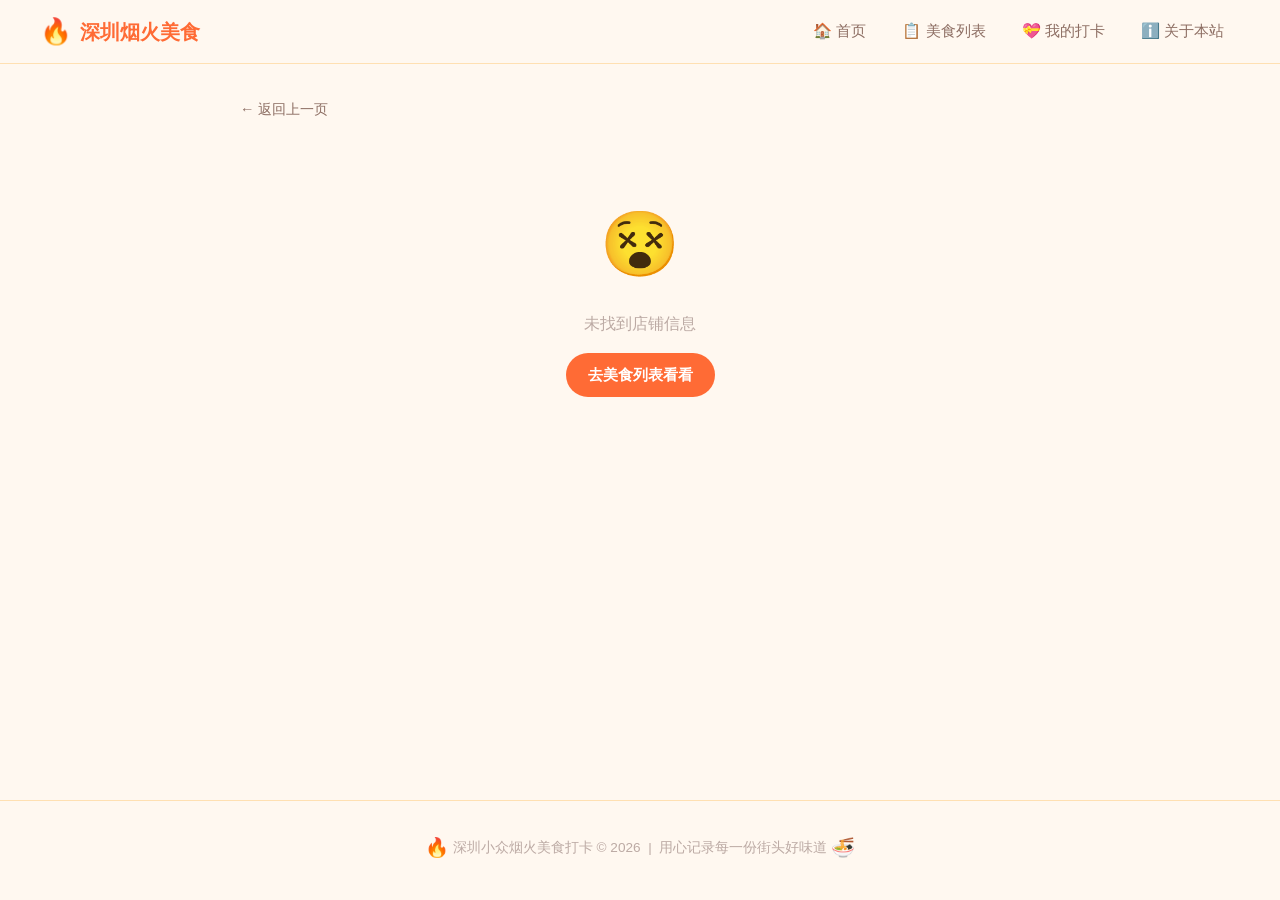
<file: 网站/detail.html>
<!DOCTYPE html>
<html lang="zh-CN">
<head>
    <meta charset="UTF-8">
    <meta name="viewport" content="width=device-width, initial-scale=1.0">
    <title>店铺详情 - 深圳小众烟火美食打卡</title>
    <meta name="description" content="查看深圳小众美食店铺的详细信息，包括招牌菜品、营业时间、精确地址和探店避坑小贴士。">
    <!-- 引入公用 CSS 样式 -->
    <link rel="stylesheet" href="css/style.css">
    <!-- 详情页专属样式 -->
    <style>
        /* ===== 详情页布局 ===== */
        .detail-container {
            max-width: 800px;
            margin: 0 auto;
        }

        /* ===== 返回链接 ===== */
        .back-link {
            display: inline-flex;
            align-items: center;
            gap: 4px;
            color: var(--text-secondary);
            font-size: 0.9rem;
            margin-bottom: var(--spacing-lg);
            transition: color var(--transition-fast);
        }

        .back-link:hover {
            color: var(--color-primary);
        }

        /* ===== 多图展示区 ===== */
        .detail-gallery {
            display: grid;
            grid-template-columns: 2fr 1fr;
            grid-template-rows: 200px 200px;
            gap: 8px;
            border-radius: var(--radius-lg);
            overflow: hidden;
            margin-bottom: var(--spacing-xl);
            box-shadow: var(--shadow-sm);
        }

        .detail-gallery .gallery-main {
            grid-row: 1 / 3;
        }

        .detail-gallery .gallery-item {
            display: flex;
            align-items: center;
            justify-content: center;
            font-size: 2.5rem;
            color: white;
            min-height: 100%;
        }

        .detail-gallery .gallery-main .gallery-item {
            font-size: 4rem;
        }

        /* ===== 店铺信息卡片 ===== */
        .detail-info-card {
            background: var(--bg-card);
            border-radius: var(--radius-lg);
            padding: var(--spacing-xl);
            box-shadow: var(--shadow-sm);
            margin-bottom: var(--spacing-lg);
        }

        .detail-header {
            display: flex;
            justify-content: space-between;
            align-items: flex-start;
            flex-wrap: wrap;
            gap: var(--spacing-md);
            margin-bottom: var(--spacing-md);
            padding-bottom: var(--spacing-md);
            border-bottom: 1px solid var(--border-color);
        }

        .detail-name {
            font-size: 1.8rem;
            font-weight: 800;
            color: var(--text-primary);
        }

        .detail-emoji {
            font-size: 2.5rem;
        }

        .detail-price-badge {
            background: linear-gradient(135deg, var(--color-primary), var(--color-secondary));
            color: white;
            padding: 6px 18px;
            border-radius: 20px;
            font-weight: 700;
            font-size: 1rem;
            white-space: nowrap;
        }

        .detail-meta {
            display: flex;
            flex-wrap: wrap;
            gap: var(--spacing-md);
            margin-bottom: var(--spacing-md);
            font-size: 0.95rem;
        }

        .detail-meta-item {
            display: flex;
            align-items: center;
            gap: 4px;
            color: var(--text-secondary);
        }

        .detail-meta-item strong {
            color: var(--text-primary);
        }

        .detail-tags {
            display: flex;
            flex-wrap: wrap;
            gap: 6px;
            margin-bottom: var(--spacing-md);
        }

        .detail-intro {
            color: var(--text-secondary);
            line-height: 1.7;
            font-size: 0.95rem;
        }

        /* ===== 信息区块 ===== */
        .info-section {
            background: var(--bg-card);
            border-radius: var(--radius-lg);
            padding: var(--spacing-xl);
            box-shadow: var(--shadow-sm);
            margin-bottom: var(--spacing-lg);
            animation: cardSlideUp 0.5s ease backwards;
        }

        .info-section:nth-child(3) { animation-delay: 0.1s; }
        .info-section:nth-child(4) { animation-delay: 0.2s; }
        .info-section:nth-child(5) { animation-delay: 0.3s; }

        .info-section-title {
            font-size: 1.15rem;
            font-weight: 700;
            color: var(--color-primary);
            margin-bottom: var(--spacing-md);
            display: flex;
            align-items: center;
            gap: var(--spacing-sm);
            padding-bottom: var(--spacing-sm);
            border-bottom: 2px solid var(--bg-warm);
        }

        /* 招牌菜品列表 */
        .signature-list {
            display: flex;
            flex-wrap: wrap;
            gap: var(--spacing-sm);
        }

        .signature-item {
            background: var(--bg-warm);
            padding: 8px 18px;
            border-radius: 20px;
            font-weight: 500;
            font-size: 0.95rem;
            color: var(--text-primary);
            display: flex;
            align-items: center;
            gap: 4px;
        }

        /* 小贴士列表 */
        .tips-list {
            display: flex;
            flex-direction: column;
            gap: var(--spacing-sm);
        }

        .tips-item {
            display: flex;
            align-items: flex-start;
            gap: var(--spacing-sm);
            padding: 10px 14px;
            background: #FFF8E1;
            border-radius: var(--radius-sm);
            border-left: 4px solid var(--color-accent);
            font-size: 0.95rem;
            color: var(--text-primary);
            line-height: 1.5;
        }

        .tips-item .tips-icon {
            flex-shrink: 0;
            font-size: 1.1rem;
        }

        /* 操作按钮区 */
        .detail-actions {
            display: flex;
            gap: var(--spacing-md);
            flex-wrap: wrap;
            margin-bottom: var(--spacing-xl);
        }

        .detail-actions .btn {
            flex: 1;
            min-width: 140px;
        }

        /* 收藏分组弹窗 */
        .fav-group-selector {
            display: flex;
            gap: var(--spacing-sm);
            margin-top: var(--spacing-md);
        }

        .fav-group-option {
            flex: 1;
            padding: 12px;
            border-radius: var(--radius-md);
            border: 2px solid var(--border-color);
            background: var(--bg-card);
            text-align: center;
            cursor: pointer;
            font-weight: 500;
            transition: all var(--transition-fast);
        }

        .fav-group-option:hover {
            border-color: var(--color-primary);
            background: var(--bg-warm);
        }

        .fav-group-option .group-icon {
            font-size: 1.5rem;
            display: block;
            margin-bottom: 4px;
        }

        /* 响应式 */
        @media (max-width: 768px) {
            .detail-gallery {
                grid-template-columns: 1fr 1fr;
                grid-template-rows: 180px 180px;
            }

            .detail-gallery .gallery-main {
                grid-column: 1 / 3;
                grid-row: 1 / 2;
            }

            .detail-name {
                font-size: 1.5rem;
            }

            .detail-header {
                flex-direction: column;
            }
        }

        @media (max-width: 480px) {
            .detail-gallery {
                grid-template-columns: 1fr;
                grid-template-rows: 200px 120px 120px;
            }

            .detail-gallery .gallery-main {
                grid-column: 1;
                grid-row: 1;
            }

            .detail-actions {
                flex-direction: column;
            }

            .detail-actions .btn {
                width: 100%;
            }
        }
    </style>
</head>
<body>

    <!-- ==================== 顶部导航栏 ==================== -->
    <nav class="navbar">
        <div class="navbar-inner">
            <!-- Logo -->
            <a href="index.html" class="nav-logo">
                <span class="logo-icon">🔥</span>
                <span>深圳烟火美食</span>
            </a>

            <!-- 移动端菜单按钮 -->
            <button class="nav-toggle" aria-label="菜单">☰</button>

            <!-- 导航链接 -->
            <div class="nav-links">
                <a href="index.html">🏠 首页</a>
                <a href="list.html">📋 美食列表</a>
                <a href="mine.html">💝 我的打卡</a>
                <a href="about.html">ℹ️ 关于本站</a>
            </div>
        </div>
    </nav>

    <!-- ==================== 页面主体 ==================== -->
    <main class="page-container">
        <div class="detail-container">

            <!-- 返回链接 -->
            <a href="javascript:history.back()" class="back-link">← 返回上一页</a>

            <!-- 店铺详情内容由 JS 动态生成 -->
            <div id="detailContent">
                <!-- 加载中的占位 -->
                <div class="empty-state">
                    <span class="empty-icon">🍜</span>
                    <p>正在加载店铺信息...</p>
                </div>
            </div>

        </div>
    </main>

    <!-- ==================== 页脚 ==================== -->
    <footer class="site-footer">
        <p>
            <span class="footer-icon">🔥</span>
            深圳小众烟火美食打卡 &copy; 2026
            &nbsp;|&nbsp; 用心记录每一份街头好味道
            <span class="footer-icon">🍜</span>
        </p>
    </footer>

    <!-- ==================== 引入公用 JS ==================== -->
    <script src="js/data.js"></script>
    <script src="js/main.js"></script>

    <!-- ==================== 详情页专属脚本 ==================== -->
    <script>
        /* ============================================================
           详情页专属逻辑：URL参数解析 + 店铺详情渲染 + 收藏操作
           ============================================================ */

        /**
         * 从 URL 查询参数中获取店铺 ID
         * 例如：detail.html?id=3 → 返回 3
         * @returns {number|null} 店铺ID 或 null
         */
        function getShopIdFromURL() {
            const params = new URLSearchParams(window.location.search);
            const id = params.get('id');
            return id ? parseInt(id) : null;
        }

        /**
         * 渲染店铺详情页完整内容
         * @param {Object} shop - 店铺数据对象
         */
        function renderDetailPage(shop) {
            // 检查收藏状态
            const favStatus = checkFavorite(shop.id);
            const isWantToGo = favStatus && favStatus.group === 'wantToGo';
            const isAlreadyEaten = favStatus && favStatus.group === 'alreadyEaten';

            // 构建多图展示 HTML
            // 第1张图作为主图（大图），其余作为侧边小图
            let galleryHTML = '';
            shop.images.forEach((imgClass, index) => {
                if (index === 0) {
                    // 主图：跨两行
                    galleryHTML += `
                        <div class="gallery-main">
                            <div class="gallery-item food-img-placeholder ${imgClass}">
                                <span>${shop.emoji}</span>
                            </div>
                        </div>`;
                } else {
                    // 侧边小图
                    galleryHTML += `
                        <div>
                            <div class="gallery-item food-img-placeholder ${imgClass}">
                                <span>${['📸', '🖼️', '🎨'][index - 1] || '📸'}</span>
                            </div>
                        </div>`;
                }
            });

            // 构建标签 HTML
            const tagsHTML = shop.tags.map(tag =>
                `<span class="tag">${tag}</span>`
            ).join('');

            // 构建招牌菜品 HTML
            const signatureHTML = shop.signature.map((dish, i) =>
                `<span class="signature-item">${['⭐', '🔥', '👍', '💯'][i] || '⭐'} ${dish}</span>`
            ).join('');

            // 构建避坑小贴士 HTML
            const tipsHTML = shop.tips.map(tip =>
                `<div class="tips-item">
                    <span class="tips-icon">💡</span>
                    <span>${tip}</span>
                </div>`
            ).join('');

            // 构建收藏按钮状态
            let favBtnHTML = '';
            if (isWantToGo) {
                favBtnHTML = '<button class="btn btn-outline" onclick="handleDetailFav(' + shop.id + ')">⭐ 已加入想去打卡（点击取消）</button>';
            } else if (isAlreadyEaten) {
                favBtnHTML = '<button class="btn btn-outline" onclick="handleDetailFav(' + shop.id + ')">✅ 已标记吃完打卡（点击取消）</button>';
            } else {
                favBtnHTML = `
                    <div class="fav-group-selector" id="favGroupSelector">
                        <div class="fav-group-option" onclick="handleDetailFavGroup(${shop.id}, 'wantToGo')">
                            <span class="group-icon">⭐</span>
                            <span>想去打卡</span>
                        </div>
                        <div class="fav-group-option" onclick="handleDetailFavGroup(${shop.id}, 'alreadyEaten')">
                            <span class="group-icon">✅</span>
                            <span>已经吃完打卡</span>
                        </div>
                    </div>`;
            }

            // 更新页面标题
            document.title = `${shop.name} - 深圳小众烟火美食打卡`;

            // 组合完整 HTML
            const container = document.getElementById('detailContent');
            container.innerHTML = `
                <!-- 多图展示 -->
                <div class="detail-gallery">
                    ${galleryHTML}
                </div>

                <!-- 店铺基本信息卡片 -->
                <div class="detail-info-card">
                    <div class="detail-header">
                        <div>
                            <h1 class="detail-name">
                                ${shop.emoji} ${shop.name}
                            </h1>
                        </div>
                        <span class="detail-price-badge">💰 人均 ¥${shop.price}</span>
                    </div>

                    <div class="detail-meta">
                        <span class="detail-meta-item">📍 <strong>${shop.area}</strong></span>
                        <span class="detail-meta-item">🕐 <strong>${shop.hours}</strong></span>
                    </div>

                    <div class="detail-tags">
                        ${tagsHTML}
                        <span class="tag tag-district">📍 ${shop.district}区</span>
                    </div>

                    <p class="detail-intro">${shop.intro}</p>

                    <!-- 收藏操作区 -->
                    ${favBtnHTML}
                </div>

                <!-- 精确地址 -->
                <div class="info-section">
                    <h2 class="info-section-title">📍 精确地址</h2>
                    <p style="color: var(--text-secondary); line-height: 1.6;">
                        ${shop.address}
                    </p>
                    <p style="margin-top: var(--spacing-sm); font-size: 0.85rem; color: var(--text-light);">
                        💡 建议使用地图APP导航前往
                    </p>
                </div>

                <!-- 招牌菜品 -->
                <div class="info-section">
                    <h2 class="info-section-title">🍽️ 招牌菜品</h2>
                    <div class="signature-list">
                        ${signatureHTML}
                    </div>
                </div>

                <!-- 探店避坑小贴士 -->
                <div class="info-section">
                    <h2 class="info-section-title">⚠️ 探店避坑小贴士</h2>
                    <div class="tips-list">
                        ${tipsHTML}
                    </div>
                </div>

                <!-- 底部操作按钮 -->
                <div class="detail-actions">
                    <a href="list.html" class="btn btn-outline">📋 查看更多美食</a>
                    <button class="btn btn-primary" onclick="openBlindBoxFromDetail()">🎲 随机再抽一家</button>
                </div>
            `;
        }

        /**
         * 详情页收藏操作（点击已收藏按钮取消收藏）
         * @param {number} shopId - 店铺ID
         */
        function handleDetailFav(shopId) {
            const favStatus = checkFavorite(shopId);
            if (favStatus) {
                toggleFavorite(shopId, favStatus.group);
                const shop = getShopById(shopId);
                showToast(`已取消收藏「${shop.name}」`);
                // 重新渲染详情页以更新按钮状态
                renderDetailPage(shop);
            }
        }

        /**
         * 详情页选择收藏分组
         * @param {number} shopId - 店铺ID
         * @param {string} group - 分组 'wantToGo' | 'alreadyEaten'
         */
        function handleDetailFavGroup(shopId, group) {
            const shop = getShopById(shopId);
            toggleFavorite(shopId, group);
            const groupName = group === 'wantToGo' ? '想去打卡' : '已经吃完打卡';
            showToast(`「${shop.name}」已加入${groupName} 🎉`);
            // 重新渲染详情页
            renderDetailPage(shop);
        }

        /**
         * 从详情页打开盲盒
         */
        function openBlindBoxFromDetail() {
            const shop = getRandomShop();
            showBlindBoxModal(shop);
        }

        /* ========== 页面初始化 ========== */
        function initDetailPage() {
            const shopId = getShopIdFromURL();

            if (!shopId) {
                // 没有传入ID，显示错误提示
                document.getElementById('detailContent').innerHTML = `
                    <div class="empty-state">
                        <span class="empty-icon">😵</span>
                        <p>未找到店铺信息</p>
                        <a href="list.html" class="btn btn-primary" style="margin-top: 16px;">去美食列表看看</a>
                    </div>`;
                return;
            }

            const shop = getShopById(shopId);

            if (!shop) {
                // ID无效，店铺不存在
                document.getElementById('detailContent').innerHTML = `
                    <div class="empty-state">
                        <span class="empty-icon">🔍</span>
                        <p>该店铺不存在或已被移除</p>
                        <a href="list.html" class="btn btn-primary" style="margin-top: 16px;">去美食列表看看</a>
                    </div>`;
                return;
            }

            // 渲染详情页
            renderDetailPage(shop);
        }

        // 启动详情页
        initDetailPage();
    </script>

</body>
</html>
</file>
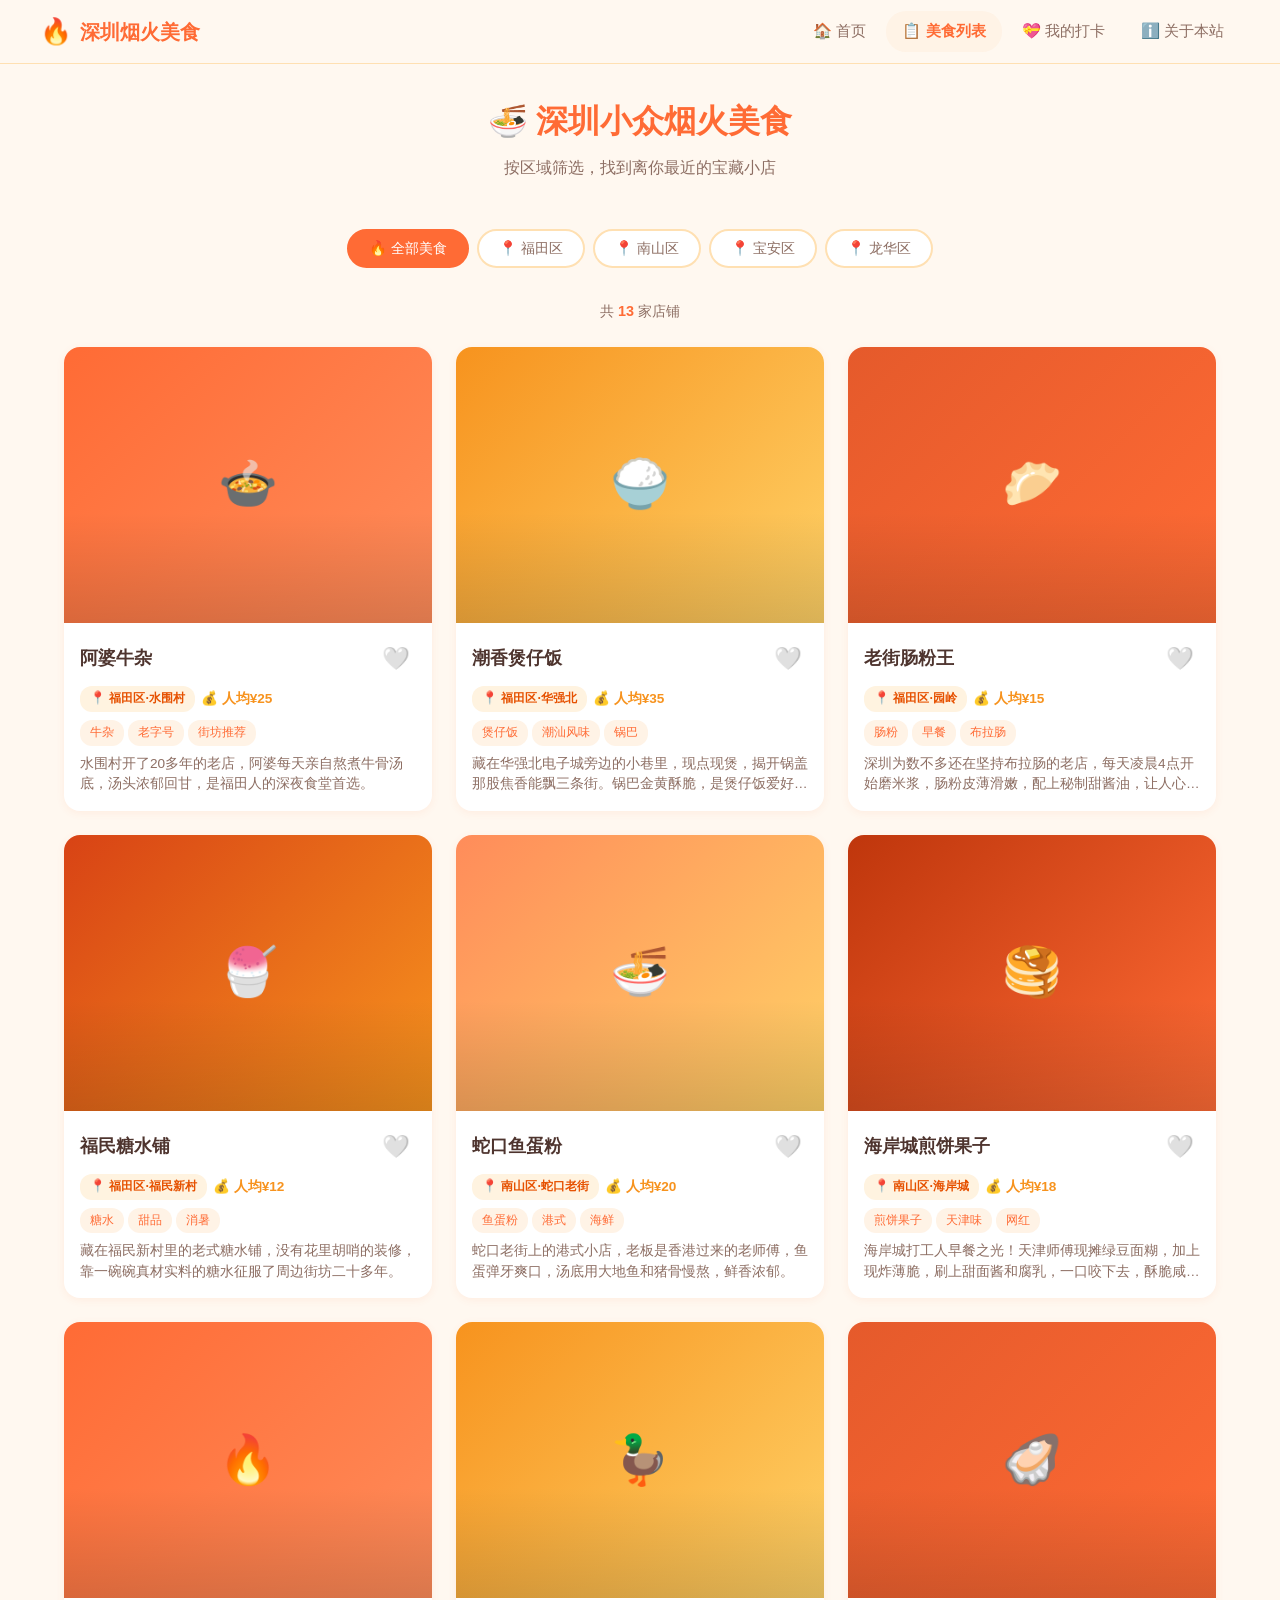
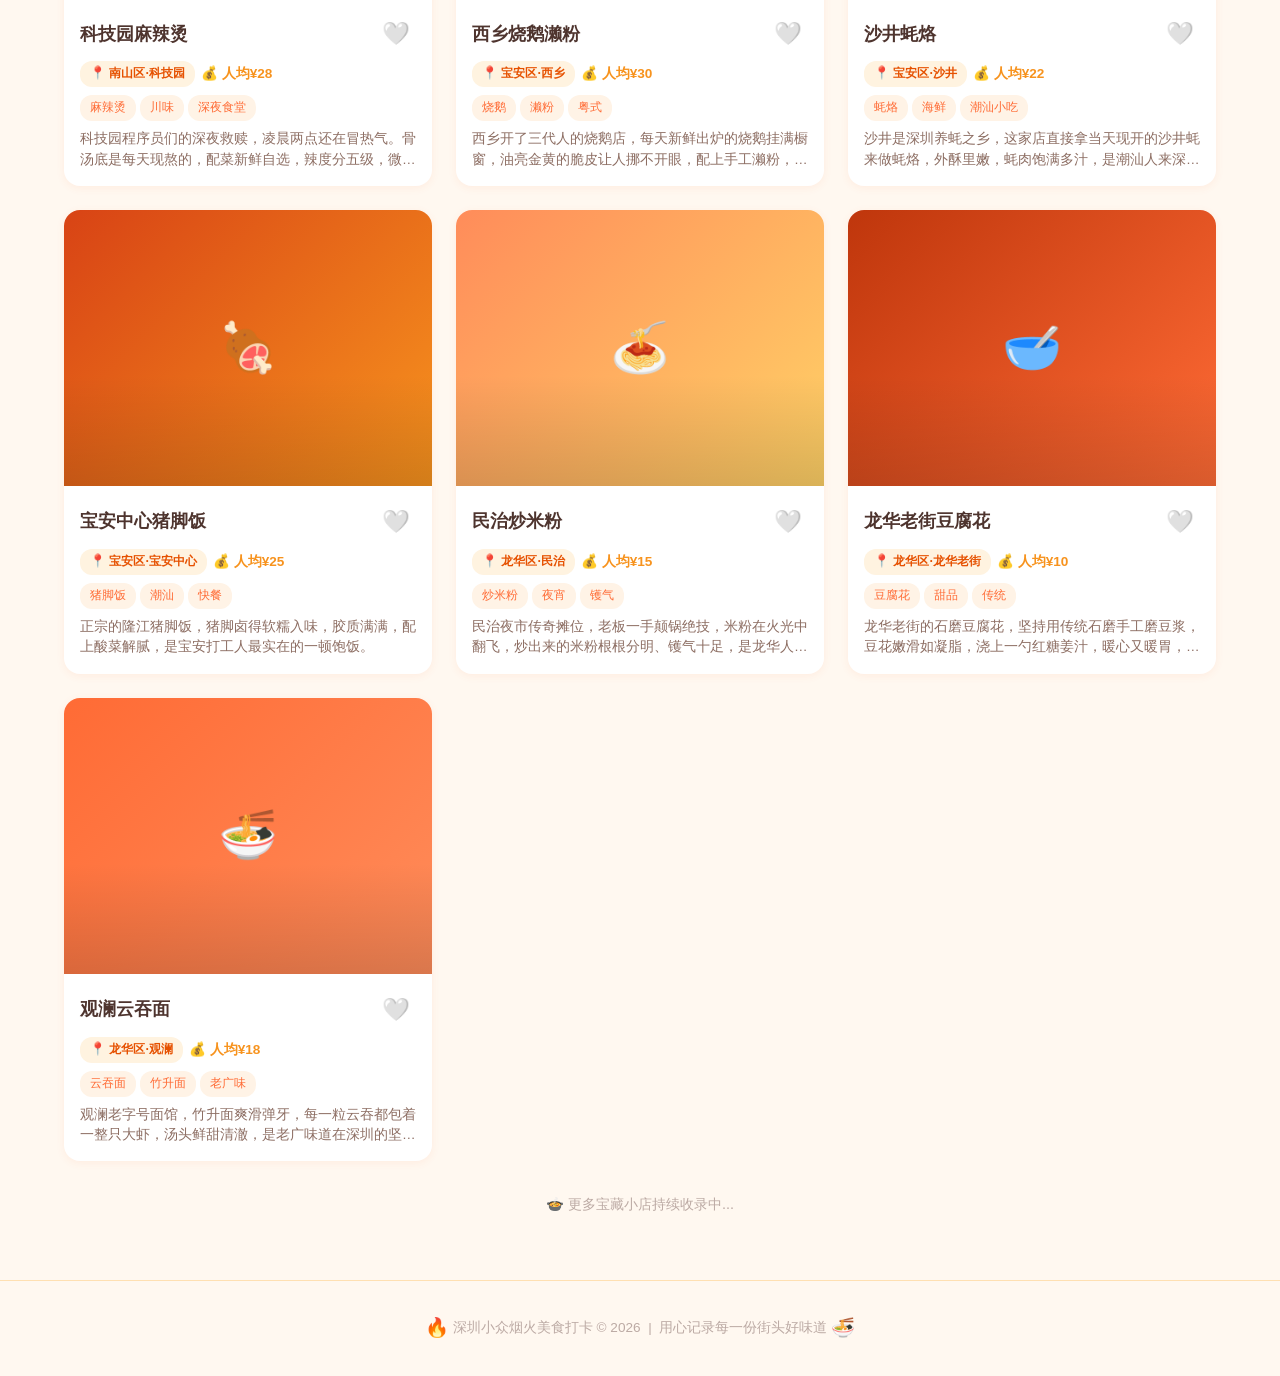
<file: 网站/list.html>
<!DOCTYPE html>
<html lang="zh-CN">
<head>
    <meta charset="UTF-8">
    <meta name="viewport" content="width=device-width, initial-scale=1.0">
    <title>美食列表 - 深圳小众烟火美食打卡</title>
    <meta name="description" content="浏览深圳福田、南山、宝安、龙华等区域的小众美食店铺，发现你的下一顿好味道。">
    <!-- 引入公用 CSS 样式 -->
    <link rel="stylesheet" href="css/style.css">
    <!-- 列表页专属样式 -->
    <style>
        /* ===== 列表网格布局 ===== */
        .list-grid {
            display: grid;
            grid-template-columns: repeat(auto-fill, minmax(280px, 1fr));
            gap: var(--spacing-lg);
        }

        /* ===== 搜索结果计数 ===== */
        .list-count {
            text-align: center;
            color: var(--text-secondary);
            font-size: 0.9rem;
            margin-bottom: var(--spacing-lg);
        }

        .list-count span {
            color: var(--color-primary);
            font-weight: 700;
        }

        /* ===== 加载更多提示 ===== */
        .list-footer {
            text-align: center;
            padding: var(--spacing-xl);
            color: var(--text-light);
            font-size: 0.9rem;
        }

        /* ===== 点卡片悬停交互 ===== */
        .shop-card {
            display: flex;
            flex-direction: column;
            animation: cardSlideUp 0.5s ease backwards;
        }

        .shop-card-img-link {
            display: block;
            overflow: hidden;
        }

        .shop-card-img-link .food-img-placeholder {
            transition: transform 0.4s ease;
        }

        .shop-card:hover .food-img-placeholder {
            transform: scale(1.05);
        }

        .shop-card-body {
            padding: var(--spacing-md);
            display: flex;
            flex-direction: column;
            gap: var(--spacing-sm);
            flex: 1;
        }

        .shop-card-header {
            display: flex;
            justify-content: space-between;
            align-items: center;
        }

        .shop-card-name {
            font-size: 1.1rem;
            font-weight: 700;
            color: var(--text-primary);
            transition: color var(--transition-fast);
        }

        .shop-card-name:hover {
            color: var(--color-primary);
        }

        .shop-card-meta {
            display: flex;
            align-items: center;
            flex-wrap: wrap;
            gap: 6px;
            font-size: 0.85rem;
        }

        .shop-card-price {
            color: var(--color-secondary);
            font-weight: 600;
        }

        .shop-card-tags {
            display: flex;
            flex-wrap: wrap;
            gap: 4px;
        }

        .shop-card-intro {
            font-size: 0.85rem;
            color: var(--text-secondary);
            line-height: 1.5;
            display: -webkit-box;
            -webkit-line-clamp: 2;
            -webkit-box-orient: vertical;
            overflow: hidden;
            margin-top: auto;
        }

        /* 响应式 */
        @media (max-width: 768px) {
            .list-grid {
                grid-template-columns: repeat(auto-fill, minmax(240px, 1fr));
                gap: var(--spacing-md);
            }
        }

        @media (max-width: 480px) {
            .list-grid {
                grid-template-columns: 1fr;
            }
        }
    </style>
</head>
<body>

    <!-- ==================== 顶部导航栏 ==================== -->
    <nav class="navbar">
        <div class="navbar-inner">
            <!-- Logo -->
            <a href="index.html" class="nav-logo">
                <span class="logo-icon">🔥</span>
                <span>深圳烟火美食</span>
            </a>

            <!-- 移动端菜单按钮 -->
            <button class="nav-toggle" aria-label="菜单">☰</button>

            <!-- 导航链接 -->
            <div class="nav-links">
                <a href="index.html">🏠 首页</a>
                <a href="list.html" class="active">📋 美食列表</a>
                <a href="mine.html">💝 我的打卡</a>
                <a href="about.html">ℹ️ 关于本站</a>
            </div>
        </div>
    </nav>

    <!-- ==================== 页面主体 ==================== -->
    <main class="page-container">

        <!-- ========== 页面标题 ========== -->
        <div class="page-header">
            <h1>🍜 深圳小众烟火美食</h1>
            <p class="subtitle">按区域筛选，找到离你最近的宝藏小店</p>
        </div>

        <!-- ========== 区域筛选按钮组（JS 动态生成） ========== -->
        <div class="filter-group" id="filterGroup">
            <!-- 由 renderFilterButtons() 动态生成 -->
        </div>

        <!-- ========== 搜索结果计数 ========== -->
        <p class="list-count" id="listCount">
            共 <span id="countNum">0</span> 家店铺
        </p>

        <!-- ========== 店铺列表网格 ========== -->
        <div class="list-grid" id="listGrid">
            <!-- 由 JS 动态渲染店铺卡片 -->
        </div>

        <!-- ========== 列表底部提示 ========== -->
        <div class="list-footer">
            <p>🍲 更多宝藏小店持续收录中...</p>
        </div>

    </main>

    <!-- ==================== 页脚 ==================== -->
    <footer class="site-footer">
        <p>
            <span class="footer-icon">🔥</span>
            深圳小众烟火美食打卡 &copy; 2026
            &nbsp;|&nbsp; 用心记录每一份街头好味道
            <span class="footer-icon">🍜</span>
        </p>
    </footer>

    <!-- ==================== 引入公用 JS ==================== -->
    <script src="js/data.js"></script>
    <script src="js/main.js"></script>

    <!-- ==================== 列表页专属脚本 ==================== -->
    <script>
        /* ============================================================
           列表页专属逻辑：区域筛选 + 店铺卡片渲染
           ============================================================ */

        /**
         * 根据当前筛选条件渲染店铺列表
         * @param {string} district - 区域名称（'全部' 表示不过滤）
         */
        function renderShopList(district = '全部') {
            const grid = document.getElementById('listGrid');
            const countSpan = document.getElementById('countNum');

            // 根据区域筛选数据
            const filteredShops = filterShopsByDistrict(district);

            // 更新计数
            countSpan.textContent = filteredShops.length;

            // 渲染卡片
            if (filteredShops.length === 0) {
                // 空状态：没有匹配的店铺
                grid.innerHTML = `
                    <div class="empty-state" style="grid-column: 1 / -1;">
                        <span class="empty-icon">🔍</span>
                        <p>该区域暂无收录店铺，快去<a href="about.html" style="color: var(--color-primary);">投稿</a>推荐吧！</p>
                    </div>
                `;
            } else {
                // 为每个店铺生成卡片 HTML
                grid.innerHTML = filteredShops.map(shop =>
                    createShopCardHTML(shop)
                ).join('');
            }
        }

        /**
         * 处理筛选变化
         * @param {string} district - 选中的区域
         */
        function handleFilterChange(district) {
            renderShopList(district);
        }

        /* ========== 页面初始化 ========== */
        function initListPage() {
            // 渲染筛选按钮组，并绑定回调
            renderFilterButtons('#filterGroup', handleFilterChange);
            // 默认显示全部店铺
            renderShopList('全部');
        }

        // 启动列表页
        initListPage();
    </script>

</body>
</html>
</file>
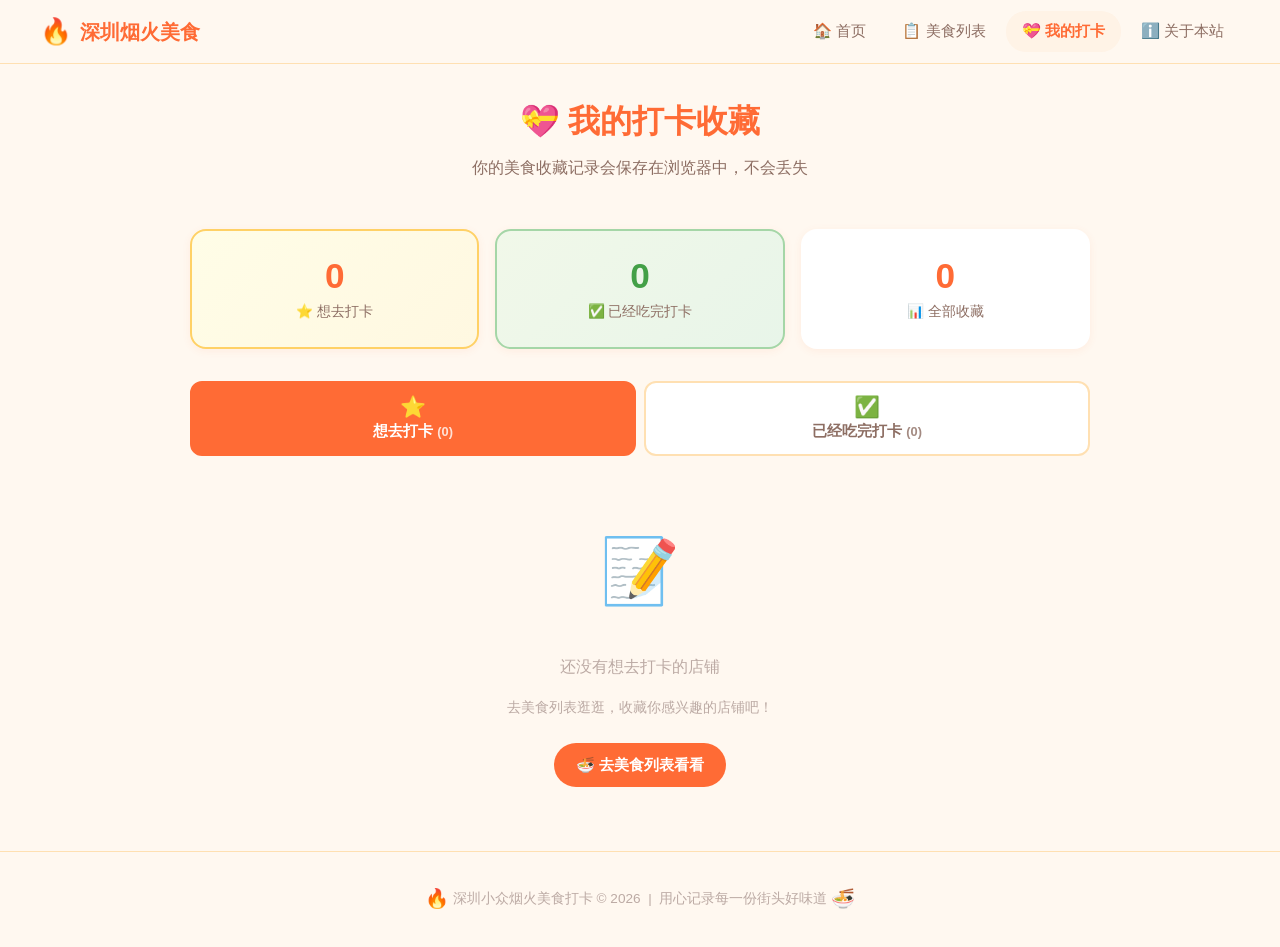
<file: 网站/mine.html>
<!DOCTYPE html>
<html lang="zh-CN">
<head>
    <meta charset="UTF-8">
    <meta name="viewport" content="width=device-width, initial-scale=1.0">
    <title>我的打卡收藏 - 深圳小众烟火美食打卡</title>
    <meta name="description" content="管理你的深圳美食打卡收藏，想去打卡和已经吃完打卡的记录都能长期保存。">
    <!-- 引入公用 CSS 样式 -->
    <link rel="stylesheet" href="css/style.css">
    <!-- 收藏页专属样式 -->
    <style>
        /* ===== 收藏页面布局 ===== */
        .mine-container {
            max-width: 900px;
            margin: 0 auto;
        }

        /* ===== 统计面板 ===== */
        .stats-panel {
            display: flex;
            gap: var(--spacing-md);
            margin-bottom: var(--spacing-xl);
            flex-wrap: wrap;
        }

        .stat-card {
            flex: 1;
            min-width: 140px;
            background: var(--bg-card);
            border-radius: var(--radius-lg);
            padding: var(--spacing-lg);
            text-align: center;
            box-shadow: var(--shadow-sm);
            border: 2px solid transparent;
            transition: all var(--transition-fast);
        }

        .stat-card.want {
            border-color: #FFD166;
            background: linear-gradient(135deg, #FFFDE7, #FFF8E1);
        }

        .stat-card.eaten {
            border-color: #A5D6A7;
            background: linear-gradient(135deg, #F1F8E9, #E8F5E9);
        }

        .stat-number {
            font-size: 2.2rem;
            font-weight: 800;
            color: var(--color-primary);
            line-height: 1.2;
        }

        .stat-card.eaten .stat-number {
            color: #43A047;
        }

        .stat-label {
            font-size: 0.85rem;
            color: var(--text-secondary);
            margin-top: 4px;
        }

        /* ===== 分组标签切换 ===== */
        .tab-switch {
            display: flex;
            gap: var(--spacing-sm);
            margin-bottom: var(--spacing-xl);
            flex-wrap: wrap;
        }

        .tab-btn {
            flex: 1;
            min-width: 120px;
            padding: 12px 20px;
            border-radius: var(--radius-md);
            border: 2px solid var(--border-color);
            background: var(--bg-card);
            font-weight: 600;
            font-size: 0.95rem;
            color: var(--text-secondary);
            transition: all var(--transition-fast);
            text-align: center;
        }

        .tab-btn:hover {
            border-color: var(--color-primary);
            color: var(--color-primary);
        }

        .tab-btn.active {
            background: var(--color-primary);
            color: white;
            border-color: var(--color-primary);
        }

        .tab-btn .tab-icon {
            font-size: 1.3rem;
            display: block;
            margin-bottom: 2px;
        }

        .tab-btn .tab-count {
            font-size: 0.8rem;
            opacity: 0.8;
        }

        /* ===== 收藏列表 ===== */
        .fav-list {
            display: flex;
            flex-direction: column;
            gap: var(--spacing-md);
        }

        /* 收藏列表项 */
        .fav-item {
            display: flex;
            align-items: center;
            gap: var(--spacing-md);
            background: var(--bg-card);
            border-radius: var(--radius-lg);
            padding: var(--spacing-md);
            box-shadow: var(--shadow-sm);
            transition: all var(--transition-fast);
            animation: cardSlideUp 0.4s ease backwards;
        }

        .fav-item:hover {
            box-shadow: var(--shadow-md);
            transform: translateY(-1px);
        }

        .fav-item-img {
            width: 80px;
            height: 80px;
            border-radius: var(--radius-md);
            flex-shrink: 0;
            display: flex;
            align-items: center;
            justify-content: center;
            font-size: 2rem;
            color: white;
            overflow: hidden;
        }

        .fav-item-info {
            flex: 1;
            min-width: 0;
        }

        .fav-item-name {
            font-weight: 700;
            font-size: 1.05rem;
            color: var(--text-primary);
            transition: color var(--transition-fast);
            display: block;
            white-space: nowrap;
            overflow: hidden;
            text-overflow: ellipsis;
        }

        .fav-item-name:hover {
            color: var(--color-primary);
        }

        .fav-item-meta {
            font-size: 0.82rem;
            color: var(--text-secondary);
            margin-top: 4px;
            display: flex;
            flex-wrap: wrap;
            gap: 6px;
            align-items: center;
        }

        .fav-item-actions {
            display: flex;
            flex-direction: column;
            gap: 6px;
            flex-shrink: 0;
        }

        .btn-move {
            padding: 6px 14px;
            border-radius: 15px;
            font-size: 0.78rem;
            font-weight: 500;
            background: var(--bg-warm);
            color: var(--text-secondary);
            white-space: nowrap;
            transition: all var(--transition-fast);
        }

        .btn-move:hover {
            background: var(--color-primary);
            color: white;
        }

        .btn-remove {
            padding: 6px 14px;
            border-radius: 15px;
            font-size: 0.78rem;
            font-weight: 500;
            background: #FFEBEE;
            color: #E53935;
            white-space: nowrap;
            transition: all var(--transition-fast);
        }

        .btn-remove:hover {
            background: #E53935;
            color: white;
        }

        /* 空状态引导 */
        .empty-guide {
            display: flex;
            flex-direction: column;
            align-items: center;
            gap: var(--spacing-md);
            padding: var(--spacing-xl);
        }

        .empty-guide .btn {
            margin-top: var(--spacing-sm);
        }

        /* ===== 清除全部按钮 ===== */
        .clear-all-section {
            text-align: center;
            margin-top: var(--spacing-xl);
            padding-top: var(--spacing-lg);
            border-top: 1px solid var(--border-color);
        }

        .btn-danger-text {
            background: none;
            color: var(--text-light);
            font-size: 0.82rem;
            padding: 6px 12px;
            border-radius: 15px;
            transition: all var(--transition-fast);
        }

        .btn-danger-text:hover {
            color: #E53935;
            background: #FFEBEE;
        }

        /* 响应式 */
        @media (max-width: 768px) {
            .fav-item {
                flex-wrap: wrap;
            }

            .fav-item-actions {
                flex-direction: row;
                width: 100%;
                justify-content: flex-end;
            }

            .tab-btn {
                min-width: 100px;
                padding: 10px 14px;
                font-size: 0.85rem;
            }
        }

        @media (max-width: 480px) {
            .fav-item-img {
                width: 60px;
                height: 60px;
                font-size: 1.5rem;
            }

            .fav-item-name {
                font-size: 0.95rem;
            }
        }
    </style>
</head>
<body>

    <!-- ==================== 顶部导航栏 ==================== -->
    <nav class="navbar">
        <div class="navbar-inner">
            <!-- Logo -->
            <a href="index.html" class="nav-logo">
                <span class="logo-icon">🔥</span>
                <span>深圳烟火美食</span>
            </a>

            <!-- 移动端菜单按钮 -->
            <button class="nav-toggle" aria-label="菜单">☰</button>

            <!-- 导航链接 -->
            <div class="nav-links">
                <a href="index.html">🏠 首页</a>
                <a href="list.html">📋 美食列表</a>
                <a href="mine.html" class="active">💝 我的打卡</a>
                <a href="about.html">ℹ️ 关于本站</a>
            </div>
        </div>
    </nav>

    <!-- ==================== 页面主体 ==================== -->
    <main class="page-container">
        <div class="mine-container">

            <!-- ========== 页面标题 ========== -->
            <div class="page-header">
                <h1>💝 我的打卡收藏</h1>
                <p class="subtitle">你的美食收藏记录会保存在浏览器中，不会丢失</p>
            </div>

            <!-- ========== 统计面板 ========== -->
            <div class="stats-panel">
                <div class="stat-card want">
                    <div class="stat-number" id="statWantToGo">0</div>
                    <div class="stat-label">⭐ 想去打卡</div>
                </div>
                <div class="stat-card eaten">
                    <div class="stat-number" id="statAlreadyEaten">0</div>
                    <div class="stat-label">✅ 已经吃完打卡</div>
                </div>
                <div class="stat-card">
                    <div class="stat-number" id="statTotal">0</div>
                    <div class="stat-label">📊 全部收藏</div>
                </div>
            </div>

            <!-- ========== 分组标签切换 ========== -->
            <div class="tab-switch">
                <button class="tab-btn active" data-tab="wantToGo" onclick="switchTab('wantToGo')">
                    <span class="tab-icon">⭐</span>
                    想去打卡
                    <span class="tab-count" id="tabCountWantToGo">(0)</span>
                </button>
                <button class="tab-btn" data-tab="alreadyEaten" onclick="switchTab('alreadyEaten')">
                    <span class="tab-icon">✅</span>
                    已经吃完打卡
                    <span class="tab-count" id="tabCountAlreadyEaten">(0)</span>
                </button>
            </div>

            <!-- ========== 收藏列表 ========== -->
            <div class="fav-list" id="favList">
                <!-- 由 JS 动态渲染 -->
            </div>

            <!-- ========== 清除全部按钮 ========== -->
            <div class="clear-all-section" id="clearAllSection" style="display: none;">
                <button class="btn-danger-text" onclick="clearAllFavorites()">
                    🗑️ 清除当前分组全部记录
                </button>
            </div>

        </div>
    </main>

    <!-- ==================== 页脚 ==================== -->
    <footer class="site-footer">
        <p>
            <span class="footer-icon">🔥</span>
            深圳小众烟火美食打卡 &copy; 2026
            &nbsp;|&nbsp; 用心记录每一份街头好味道
            <span class="footer-icon">🍜</span>
        </p>
    </footer>

    <!-- ==================== 引入公用 JS ==================== -->
    <script src="js/data.js"></script>
    <script src="js/main.js"></script>

    <!-- ==================== 收藏页专属脚本 ==================== -->
    <script>
        /* ============================================================
           收藏页专属逻辑：分组切换 + 列表渲染 + 移动/删除操作
           ============================================================ */

        // 当前选中的标签页分组
        let currentTab = 'wantToGo';

        /**
         * 更新统计面板数字
         */
        function updateStats() {
            const fav = getFavorites();
            const wantCount = fav.wantToGo.length;
            const eatenCount = fav.alreadyEaten.length;

            document.getElementById('statWantToGo').textContent = wantCount;
            document.getElementById('statAlreadyEaten').textContent = eatenCount;
            document.getElementById('statTotal').textContent = wantCount + eatenCount;

            // 更新标签页计数
            document.getElementById('tabCountWantToGo').textContent = `(${wantCount})`;
            document.getElementById('tabCountAlreadyEaten').textContent = `(${eatenCount})`;
        }

        /**
         * 切换标签页分组
         * @param {string} tab - 'wantToGo' | 'alreadyEaten'
         */
        function switchTab(tab) {
            currentTab = tab;

            // 更新按钮激活状态
            document.querySelectorAll('.tab-btn').forEach(btn => {
                btn.classList.toggle('active', btn.dataset.tab === tab);
            });

            // 重新渲染列表
            renderFavList();

            // 更新清除按钮显示状态
            updateClearAllButton();
        }

        /**
         * 渲染当前分组的收藏列表
         */
        function renderFavList() {
            const listEl = document.getElementById('favList');
            const fav = getFavorites();
            const shopIds = fav[currentTab];

            if (shopIds.length === 0) {
                // 空状态
                const emptyMessages = {
                    wantToGo: {
                        icon: '📝',
                        title: '还没有想去打卡的店铺',
                        subtitle: '去美食列表逛逛，收藏你感兴趣的店铺吧！',
                        link: 'list.html',
                        linkText: '🍜 去美食列表看看'
                    },
                    alreadyEaten: {
                        icon: '🍽️',
                        title: '还没有吃完打卡的记录',
                        subtitle: '吃完记得回来打卡标记哦！',
                        link: 'list.html',
                        linkText: '🍜 去美食列表看看'
                    }
                };

                const msg = emptyMessages[currentTab];
                listEl.innerHTML = `
                    <div class="empty-state empty-guide">
                        <span class="empty-icon">${msg.icon}</span>
                        <p>${msg.title}</p>
                        <p style="color: var(--text-light); font-size: 0.9rem;">${msg.subtitle}</p>
                        <a href="${msg.link}" class="btn btn-primary">${msg.linkText}</a>
                    </div>`;

                // 隐藏清除按钮
                document.getElementById('clearAllSection').style.display = 'none';
                return;
            }

            // 构建列表项 HTML
            let html = '';
            shopIds.forEach((shopId, index) => {
                const shop = getShopById(shopId);
                if (!shop) return; // 如果店铺数据已被删除，跳过

                const moveTarget = currentTab === 'wantToGo' ? 'alreadyEaten' : 'wantToGo';
                const moveLabel = currentTab === 'wantToGo' ? '✅ 标记已吃' : '⭐ 还想再去';
                const moveIcon = currentTab === 'wantToGo' ? '✅' : '⭐';

                // 标签
                const tagsHTML = shop.tags.map(tag => `<span class="tag">${tag}</span>`).join('');

                html += `
                    <div class="fav-item" style="animation-delay: ${index * 0.08}s">
                        <a href="detail.html?id=${shop.id}" class="fav-item-img food-img-placeholder ${shop.thumbnail}">
                            <span>${shop.emoji}</span>
                        </a>
                        <div class="fav-item-info">
                            <a href="detail.html?id=${shop.id}" class="fav-item-name">${shop.name}</a>
                            <div class="fav-item-meta">
                                <span class="tag tag-district">📍 ${shop.area}</span>
                                <span>💰 人均¥${shop.price}</span>
                            </div>
                            <div style="margin-top: 4px; display: flex; flex-wrap: wrap; gap: 3px;">
                                ${tagsHTML}
                            </div>
                        </div>
                        <div class="fav-item-actions">
                            <button class="btn-move" onclick="moveFavItem(${shop.id}, '${currentTab}', '${moveTarget}')">
                                ${moveIcon} ${moveLabel}
                            </button>
                            <button class="btn-remove" onclick="removeFavItem(${shop.id}, '${currentTab}')">
                                🗑️ 移除
                            </button>
                        </div>
                    </div>`;
            });

            listEl.innerHTML = html;
            updateClearAllButton();
        }

        /**
         * 移动收藏项到另一个分组
         * @param {number} shopId
         * @param {string} fromGroup
         * @param {string} toGroup
         */
        function moveFavItem(shopId, fromGroup, toGroup) {
            const shop = getShopById(shopId);
            moveFavorite(shopId, fromGroup, toGroup);
            const groupName = toGroup === 'wantToGo' ? '想去打卡' : '已经吃完打卡';
            showToast(`「${shop.name}」已移至${groupName}`);
            updateStats();
            renderFavList();
        }

        /**
         * 移除收藏项
         * @param {number} shopId
         * @param {string} group
         */
        function removeFavItem(shopId, group) {
            const shop = getShopById(shopId);
            toggleFavorite(shopId, group);
            showToast(`已移除「${shop.name}」`);
            updateStats();
            renderFavList();
        }

        /**
         * 清除当前分组全部记录
         */
        function clearAllFavorites() {
            const fav = getFavorites();
            const count = fav[currentTab].length;
            if (count === 0) return;

            const groupName = currentTab === 'wantToGo' ? '想去打卡' : '已经吃完打卡';
            const confirmed = confirm(`确定要清除「${groupName}」中的全部 ${count} 条记录吗？此操作无法撤销。`);

            if (confirmed) {
                fav[currentTab] = [];
                saveFavorites(fav);
                showToast(`已清除「${groupName}」全部记录`);
                updateStats();
                renderFavList();
            }
        }

        /**
         * 更新清除全部按钮的显示状态
         */
        function updateClearAllButton() {
            const fav = getFavorites();
            const count = fav[currentTab].length;
            document.getElementById('clearAllSection').style.display = count > 0 ? 'block' : 'none';
        }

        /* ========== 页面初始化 ========== */
        function initMinePage() {
            updateStats();
            renderFavList();
        }

        // 启动收藏页
        initMinePage();
    </script>

</body>
</html>
</file>
<file: 网站/css/style.css>
/* ============================================================
   深圳小众烟火美食打卡 - 全局样式表
   风格：暖黄治愈烟火风 | 兼容桌面端 + 移动端
   ============================================================ */

/* ============ CSS 变量（设计令牌） ============ */
:root {
    /* 主色调 - 暖黄烟火系 */
    --color-primary: #FF6B35;          /* 主色：烟火橙 */
    --color-primary-light: #FF8C5A;    /* 浅橙 */
    --color-primary-dark: #E55A2B;     /* 深橙 */
    --color-secondary: #F7931E;        /* 辅色：金黄 */
    --color-accent: #FFD166;           /* 强调色：明亮黄 */

    /* 背景色系 */
    --bg-page: #FFF8F0;                /* 页面底色：暖奶油 */
    --bg-card: #FFFFFF;                /* 卡片底色 */
    --bg-warm: #FFF3E6;               /* 暖色背景块 */

    /* 文字色系 */
    --text-primary: #4E342E;           /* 主文字：深棕 */
    --text-secondary: #8D6E63;         /* 次级文字：浅棕 */
    --text-light: #BCAAA4;             /* 浅色文字 */
    --text-white: #FFFFFF;

    /* 边框与阴影 */
    --border-color: #FFE0B2;
    --shadow-sm: 0 2px 8px rgba(255, 107, 53, 0.08);
    --shadow-md: 0 4px 16px rgba(255, 107, 53, 0.12);
    --shadow-lg: 0 8px 24px rgba(255, 107, 53, 0.15);

    /* 圆角 */
    --radius-sm: 8px;
    --radius-md: 12px;
    --radius-lg: 16px;
    --radius-xl: 20px;

    /* 间距 */
    --spacing-xs: 4px;
    --spacing-sm: 8px;
    --spacing-md: 16px;
    --spacing-lg: 24px;
    --spacing-xl: 32px;
    --spacing-2xl: 48px;

    /* 导航栏高度 */
    --nav-height: 64px;

    /* 过渡动画 */
    --transition-fast: 0.2s ease;
    --transition-normal: 0.3s ease;
    --transition-slow: 0.5s ease;

    /* 字体 */
    --font-family: 'PingFang SC', 'Microsoft YaHei', 'Helvetica Neue', sans-serif;
}

/* ============ CSS Reset & 基础样式 ============ */
*,
*::before,
*::after {
    margin: 0;
    padding: 0;
    box-sizing: border-box;
}

html {
    font-size: 16px;
    scroll-behavior: smooth;
    -webkit-tap-highlight-color: transparent;
}

body {
    font-family: var(--font-family);
    color: var(--text-primary);
    background-color: var(--bg-page);
    line-height: 1.6;
    min-height: 100vh;
    /* 页面加载淡入动画 */
    animation: pageFadeIn 0.6s ease;
    /* 底部留白给可能的固定栏 */
    padding-bottom: env(safe-area-inset-bottom);
}

/* 页面加载淡入动画 */
@keyframes pageFadeIn {
    from {
        opacity: 0;
        transform: translateY(12px);
    }
    to {
        opacity: 1;
        transform: translateY(0);
    }
}

/* 卡片上滑淡入动画（给列表卡片用） */
@keyframes cardSlideUp {
    from {
        opacity: 0;
        transform: translateY(30px);
    }
    to {
        opacity: 1;
        transform: translateY(0);
    }
}

/* 轻微弹跳动画（按钮交互） */
@keyframes gentleBounce {
    0%, 100% { transform: scale(1); }
    50% { transform: scale(1.05); }
}

/* 烟火闪烁动画（盲盒按钮） */
@keyframes fireGlow {
    0%, 100% {
        box-shadow: 0 0 15px rgba(255, 107, 53, 0.4),
                    0 0 30px rgba(255, 107, 53, 0.2);
    }
    50% {
        box-shadow: 0 0 25px rgba(255, 107, 53, 0.6),
                    0 0 50px rgba(255, 107, 53, 0.35),
                    0 0 75px rgba(247, 147, 30, 0.2);
    }
}

/* 脉冲动画 */
@keyframes pulse {
    0%, 100% { transform: scale(1); }
    50% { transform: scale(1.08); }
}

/* 旋转动画（加载指示器） */
@keyframes spin {
    to { transform: rotate(360deg); }
}

a {
    text-decoration: none;
    color: inherit;
}

ul, ol {
    list-style: none;
}

img {
    max-width: 100%;
    height: auto;
    display: block;
}

button {
    cursor: pointer;
    border: none;
    outline: none;
    font-family: inherit;
    font-size: inherit;
}

input, textarea, select {
    font-family: inherit;
    font-size: inherit;
    outline: none;
    border: 1px solid var(--border-color);
    border-radius: var(--radius-sm);
    padding: 10px 14px;
    transition: border-color var(--transition-fast);
}

input:focus, textarea:focus, select:focus {
    border-color: var(--color-primary);
    box-shadow: 0 0 0 3px rgba(255, 107, 53, 0.1);
}

/* ============ 顶部导航栏 ============ */
.navbar {
    position: sticky;
    top: 0;
    z-index: 1000;
    background: rgba(255, 248, 240, 0.95);
    backdrop-filter: blur(10px);
    -webkit-backdrop-filter: blur(10px);
    border-bottom: 1px solid var(--border-color);
    height: var(--nav-height);
    display: flex;
    align-items: center;
    padding: 0 var(--spacing-lg);
}

.navbar-inner {
    max-width: 1200px;
    width: 100%;
    margin: 0 auto;
    display: flex;
    align-items: center;
    justify-content: space-between;
}

/* Logo / 品牌名 */
.nav-logo {
    display: flex;
    align-items: center;
    gap: var(--spacing-sm);
    font-size: 1.25rem;
    font-weight: 700;
    color: var(--color-primary);
    white-space: nowrap;
}

.nav-logo .logo-icon {
    font-size: 1.6rem;
}

/* 导航链接 */
.nav-links {
    display: flex;
    align-items: center;
    gap: var(--spacing-xs);
}

.nav-links a {
    padding: 8px 16px;
    border-radius: 20px;
    color: var(--text-secondary);
    font-weight: 500;
    font-size: 0.95rem;
    transition: all var(--transition-fast);
    white-space: nowrap;
}

.nav-links a:hover {
    color: var(--color-primary);
    background: var(--bg-warm);
}

.nav-links a.active {
    color: var(--color-primary);
    background: var(--bg-warm);
    font-weight: 600;
}

/* 移动端汉堡菜单按钮 */
.nav-toggle {
    display: none;
    background: none;
    font-size: 1.5rem;
    color: var(--text-primary);
    padding: 4px;
}

/* ============ 页面主体容器 ============ */
.page-container {
    max-width: 1200px;
    margin: 0 auto;
    padding: var(--spacing-xl) var(--spacing-lg);
    min-height: calc(100vh - var(--nav-height) - 100px);
}

/* 页面标题区 */
.page-header {
    text-align: center;
    margin-bottom: var(--spacing-2xl);
}

.page-header h1 {
    font-size: 2rem;
    color: var(--color-primary);
    margin-bottom: var(--spacing-sm);
}

.page-header .subtitle {
    color: var(--text-secondary);
    font-size: 1rem;
}

/* ============ 卡片样式（通用） ============ */
.card {
    background: var(--bg-card);
    border-radius: var(--radius-lg);
    box-shadow: var(--shadow-sm);
    overflow: hidden;
    transition: all var(--transition-normal);
    animation: cardSlideUp 0.5s ease backwards;
}

.card:hover {
    box-shadow: var(--shadow-md);
    transform: translateY(-2px);
}

/* 食物图片占位区（CSS渐变模拟） */
.food-img-placeholder {
    width: 100%;
    aspect-ratio: 4 / 3;
    display: flex;
    align-items: center;
    justify-content: center;
    font-size: 3rem;
    color: #fff;
    position: relative;
    overflow: hidden;
}

.food-img-placeholder::after {
    content: '';
    position: absolute;
    inset: 0;
    background: linear-gradient(180deg, transparent 60%, rgba(0,0,0,0.15) 100%);
}

/* 不同色系的图片占位渐变 */
.img-grad-1 { background: linear-gradient(135deg, #FF6B35, #FF8C5A); }
.img-grad-2 { background: linear-gradient(135deg, #F7931E, #FFD166); }
.img-grad-3 { background: linear-gradient(135deg, #E55A2B, #FF6B35); }
.img-grad-4 { background: linear-gradient(135deg, #D84315, #F7931E); }
.img-grad-5 { background: linear-gradient(135deg, #FF8C5A, #FFD166); }
.img-grad-6 { background: linear-gradient(135deg, #BF360C, #FF6B35); }

/* ============ 按钮样式（通用） ============ */
.btn {
    display: inline-flex;
    align-items: center;
    justify-content: center;
    gap: 6px;
    padding: 10px 22px;
    border-radius: 25px;
    font-weight: 600;
    font-size: 0.95rem;
    transition: all var(--transition-fast);
    white-space: nowrap;
}

.btn-primary {
    background: var(--color-primary);
    color: var(--text-white);
}

.btn-primary:hover {
    background: var(--color-primary-dark);
    transform: translateY(-1px);
    box-shadow: var(--shadow-md);
}

.btn-outline {
    background: transparent;
    color: var(--color-primary);
    border: 2px solid var(--color-primary);
}

.btn-outline:hover {
    background: var(--color-primary);
    color: var(--text-white);
}

.btn-sm {
    padding: 6px 14px;
    font-size: 0.85rem;
}

/* 收藏按钮（爱心） */
.btn-fav {
    background: none;
    font-size: 1.4rem;
    padding: 6px;
    color: var(--text-light);
    transition: all var(--transition-fast);
}

.btn-fav:hover {
    transform: scale(1.2);
}

.btn-fav.favorited {
    color: #E53935;
}

.btn-fav.favorited:hover {
    animation: gentleBounce 0.4s ease;
}

/* ============ 标签样式 ============ */
.tag {
    display: inline-block;
    padding: 3px 10px;
    border-radius: 12px;
    font-size: 0.78rem;
    font-weight: 500;
    background: var(--bg-warm);
    color: var(--color-primary);
    white-space: nowrap;
}

.tag-district {
    background: #FFF3E0;
    color: #E65100;
    font-weight: 600;
}

/* ============ 筛选按钮组 ============ */
.filter-group {
    display: flex;
    flex-wrap: wrap;
    gap: var(--spacing-sm);
    justify-content: center;
    margin-bottom: var(--spacing-xl);
}

.filter-btn {
    padding: 8px 20px;
    border-radius: 20px;
    border: 2px solid var(--border-color);
    background: var(--bg-card);
    color: var(--text-secondary);
    font-weight: 500;
    font-size: 0.9rem;
    transition: all var(--transition-fast);
}

.filter-btn:hover {
    border-color: var(--color-primary);
    color: var(--color-primary);
}

.filter-btn.active {
    background: var(--color-primary);
    color: var(--text-white);
    border-color: var(--color-primary);
}

/* ============ 页脚 ============ */
.site-footer {
    text-align: center;
    padding: var(--spacing-xl) var(--spacing-lg);
    color: var(--text-light);
    font-size: 0.85rem;
    border-top: 1px solid var(--border-color);
}

.site-footer .footer-icon {
    font-size: 1.2rem;
    vertical-align: middle;
}

/* ============ 模态弹窗（盲盒推荐） ============ */
.modal-overlay {
    position: fixed;
    inset: 0;
    background: rgba(0, 0, 0, 0.5);
    z-index: 2000;
    display: flex;
    align-items: center;
    justify-content: center;
    padding: var(--spacing-lg);
    animation: pageFadeIn 0.3s ease;
}

.modal-content {
    background: var(--bg-card);
    border-radius: var(--radius-xl);
    max-width: 420px;
    width: 100%;
    padding: var(--spacing-xl);
    text-align: center;
    box-shadow: var(--shadow-lg);
    animation: cardSlideUp 0.4s ease;
    position: relative;
}

.modal-close {
    position: absolute;
    top: 12px;
    right: 16px;
    background: none;
    font-size: 1.5rem;
    color: var(--text-light);
    padding: 4px;
}

.modal-close:hover {
    color: var(--text-primary);
}

.modal-food-img {
    width: 100px;
    height: 100px;
    border-radius: 50%;
    margin: 0 auto var(--spacing-md);
    display: flex;
    align-items: center;
    justify-content: center;
    font-size: 3rem;
    color: white;
}

/* ============ Toast 提示 ============ */
.toast {
    position: fixed;
    bottom: 30px;
    left: 50%;
    transform: translateX(-50%);
    background: var(--text-primary);
    color: var(--text-white);
    padding: 12px 24px;
    border-radius: 25px;
    font-size: 0.9rem;
    z-index: 3000;
    animation: pageFadeIn 0.3s ease;
    box-shadow: var(--shadow-md);
    white-space: nowrap;
}

/* ============ 空状态 ============ */
.empty-state {
    text-align: center;
    padding: var(--spacing-2xl) var(--spacing-lg);
    color: var(--text-light);
}

.empty-state .empty-icon {
    font-size: 4rem;
    display: block;
    margin-bottom: var(--spacing-md);
}

.empty-state p {
    font-size: 1rem;
}

/* ============ 响应式设计 - 平板端 ============ */
@media (max-width: 768px) {
    :root {
        --nav-height: 56px;
        --spacing-xl: 24px;
        --spacing-2xl: 36px;
    }

    /* 导航栏适配 */
    .nav-toggle {
        display: block;
    }

    .nav-links {
        position: fixed;
        top: var(--nav-height);
        left: 0;
        right: 0;
        background: var(--bg-card);
        flex-direction: column;
        padding: var(--spacing-md);
        gap: var(--spacing-xs);
        box-shadow: var(--shadow-md);
        display: none;
        z-index: 999;
    }

    .nav-links.open {
        display: flex;
    }

    .nav-links a {
        width: 100%;
        text-align: center;
        padding: 12px;
    }

    .page-header h1 {
        font-size: 1.6rem;
    }

    .page-container {
        padding: var(--spacing-lg) var(--spacing-md);
    }
}

/* ============ 响应式设计 - 手机端 ============ */
@media (max-width: 480px) {
    .page-header h1 {
        font-size: 1.4rem;
    }

    .filter-btn {
        padding: 6px 14px;
        font-size: 0.82rem;
    }

    .modal-content {
        padding: var(--spacing-lg);
    }

    .modal-food-img {
        width: 80px;
        height: 80px;
        font-size: 2.5rem;
    }
}
</file>
